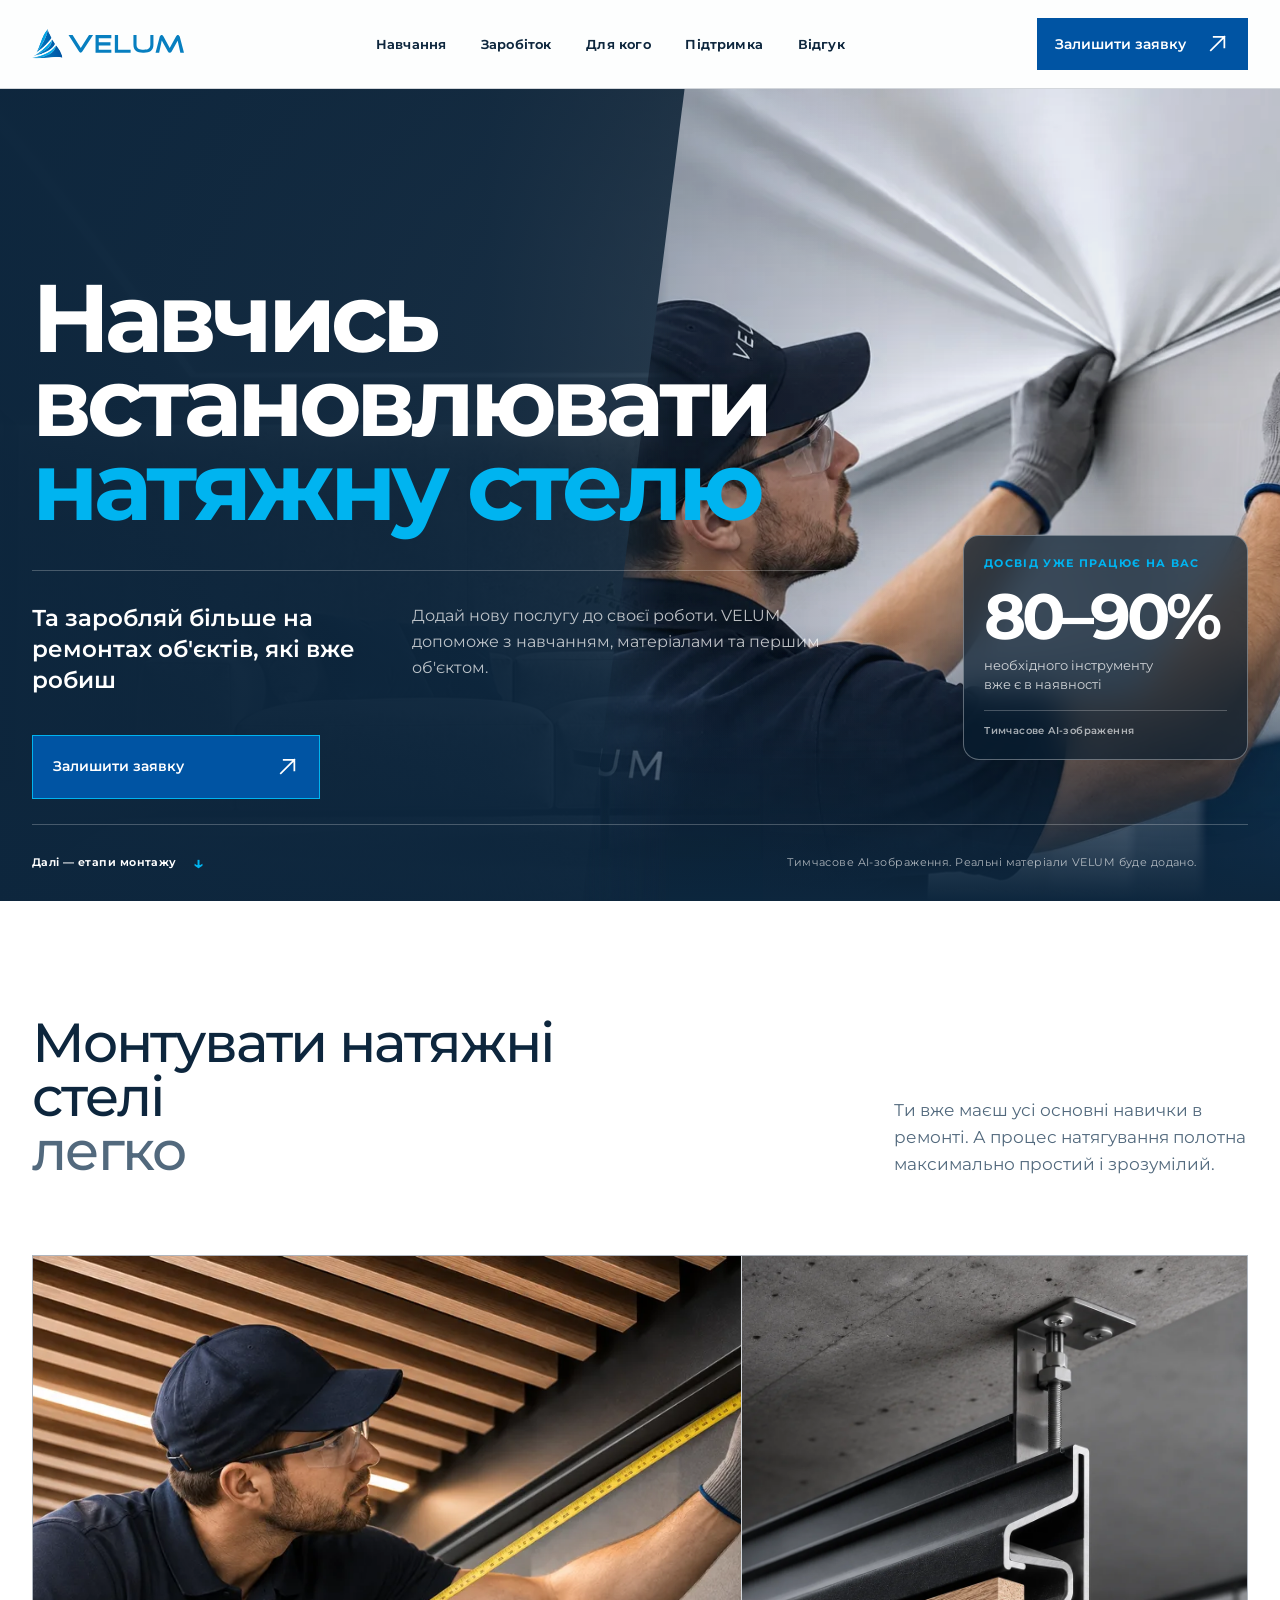
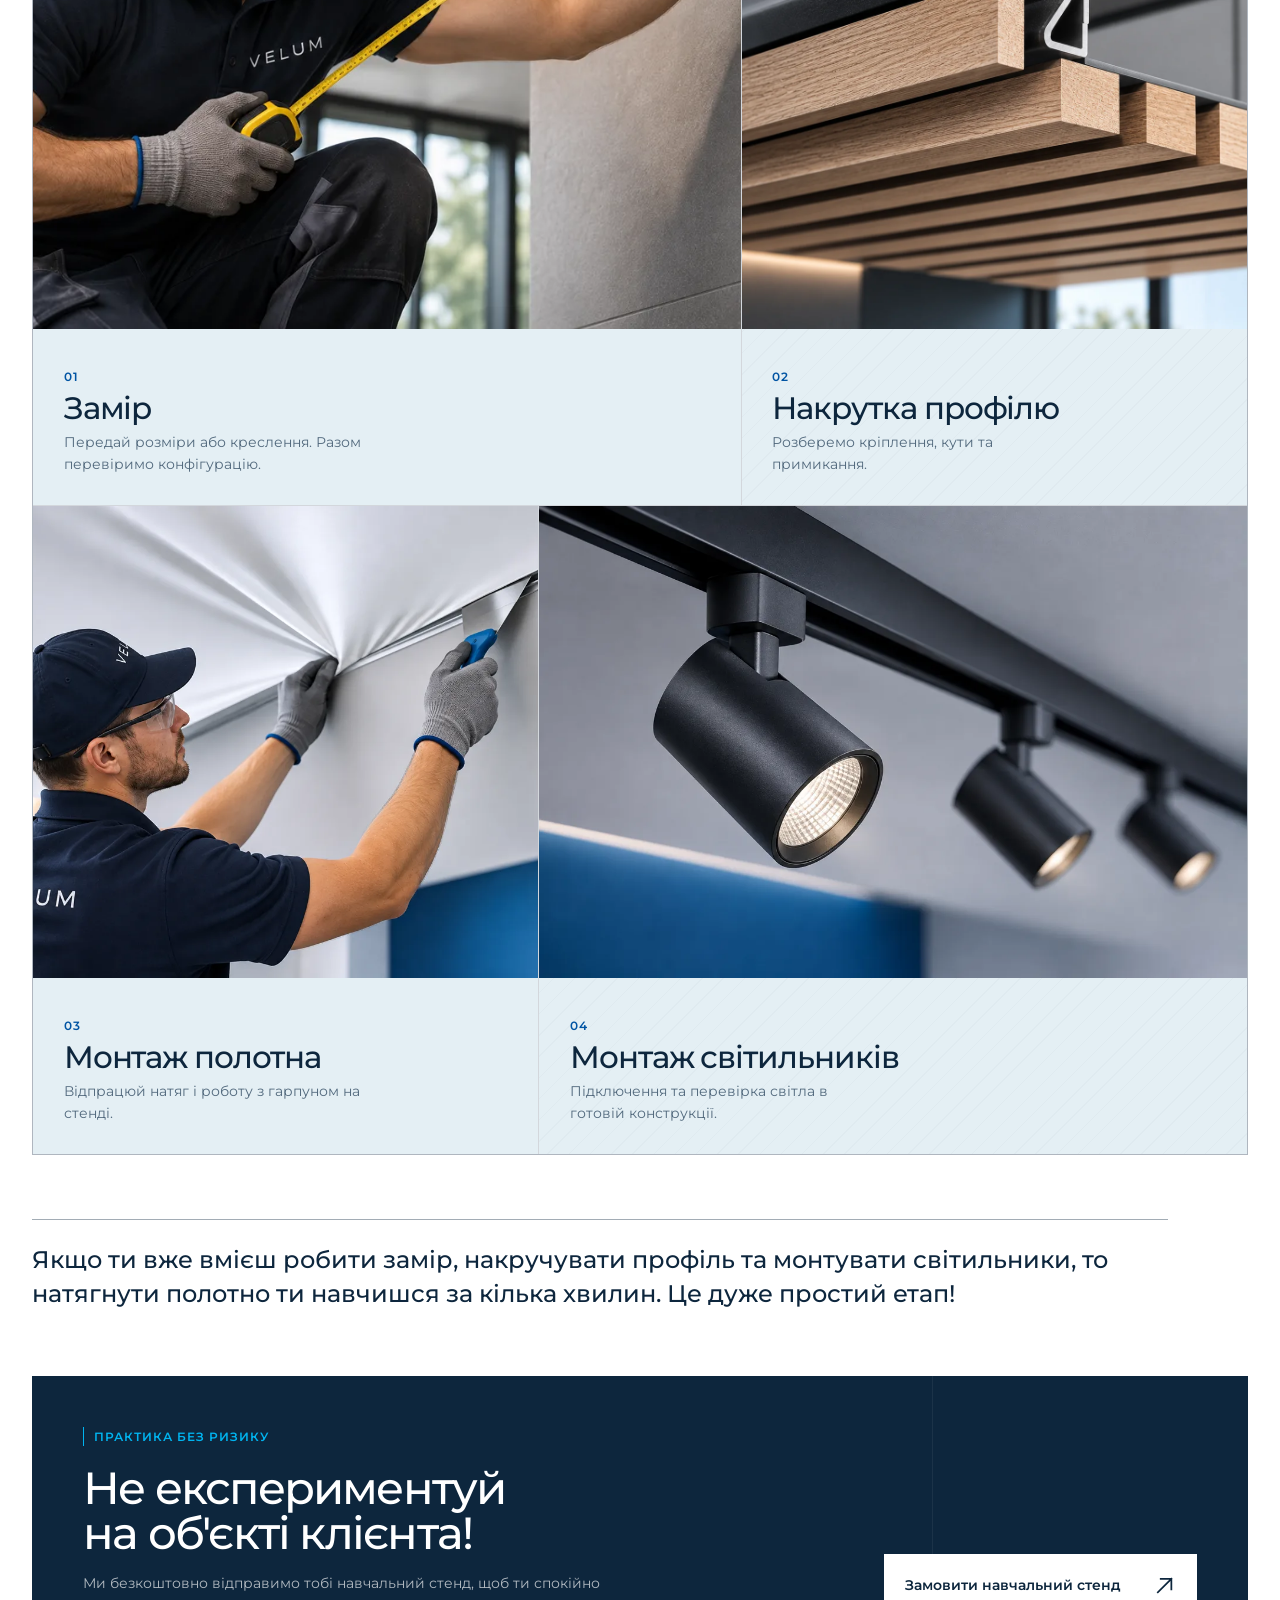
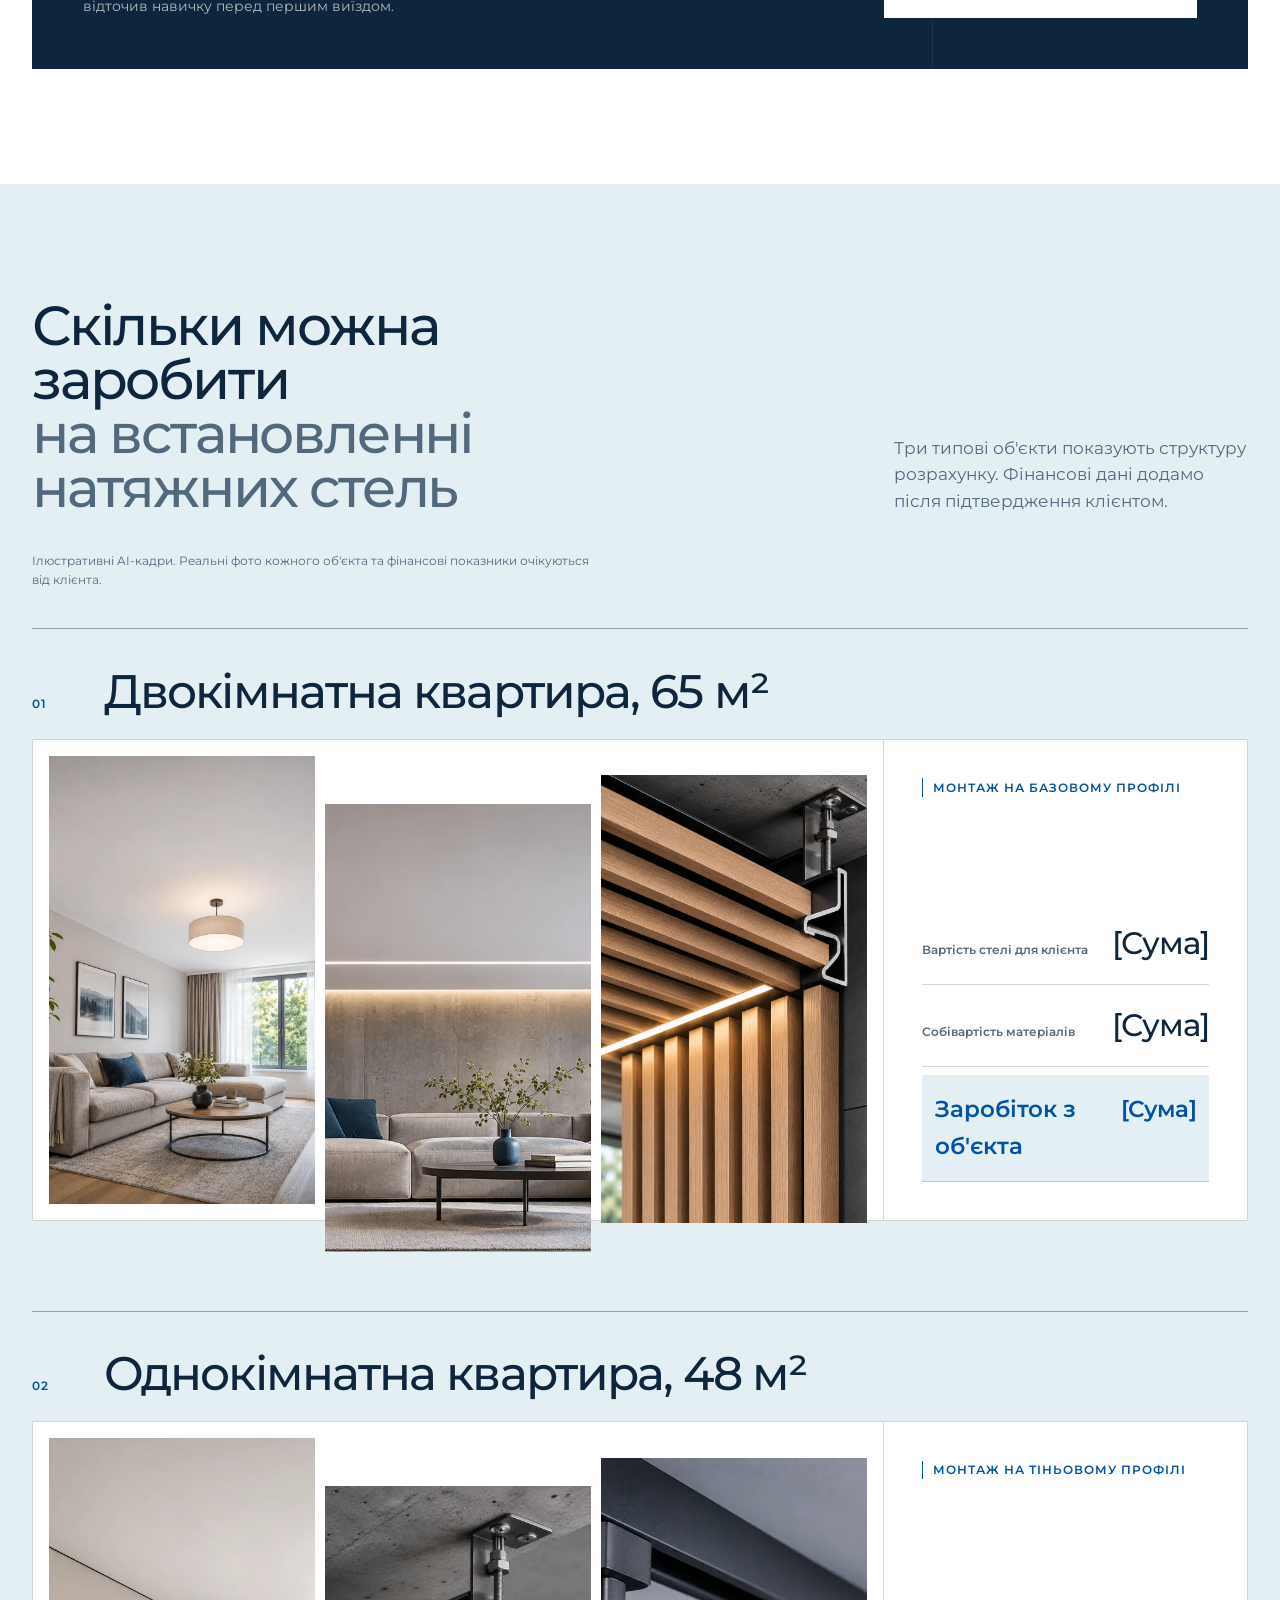
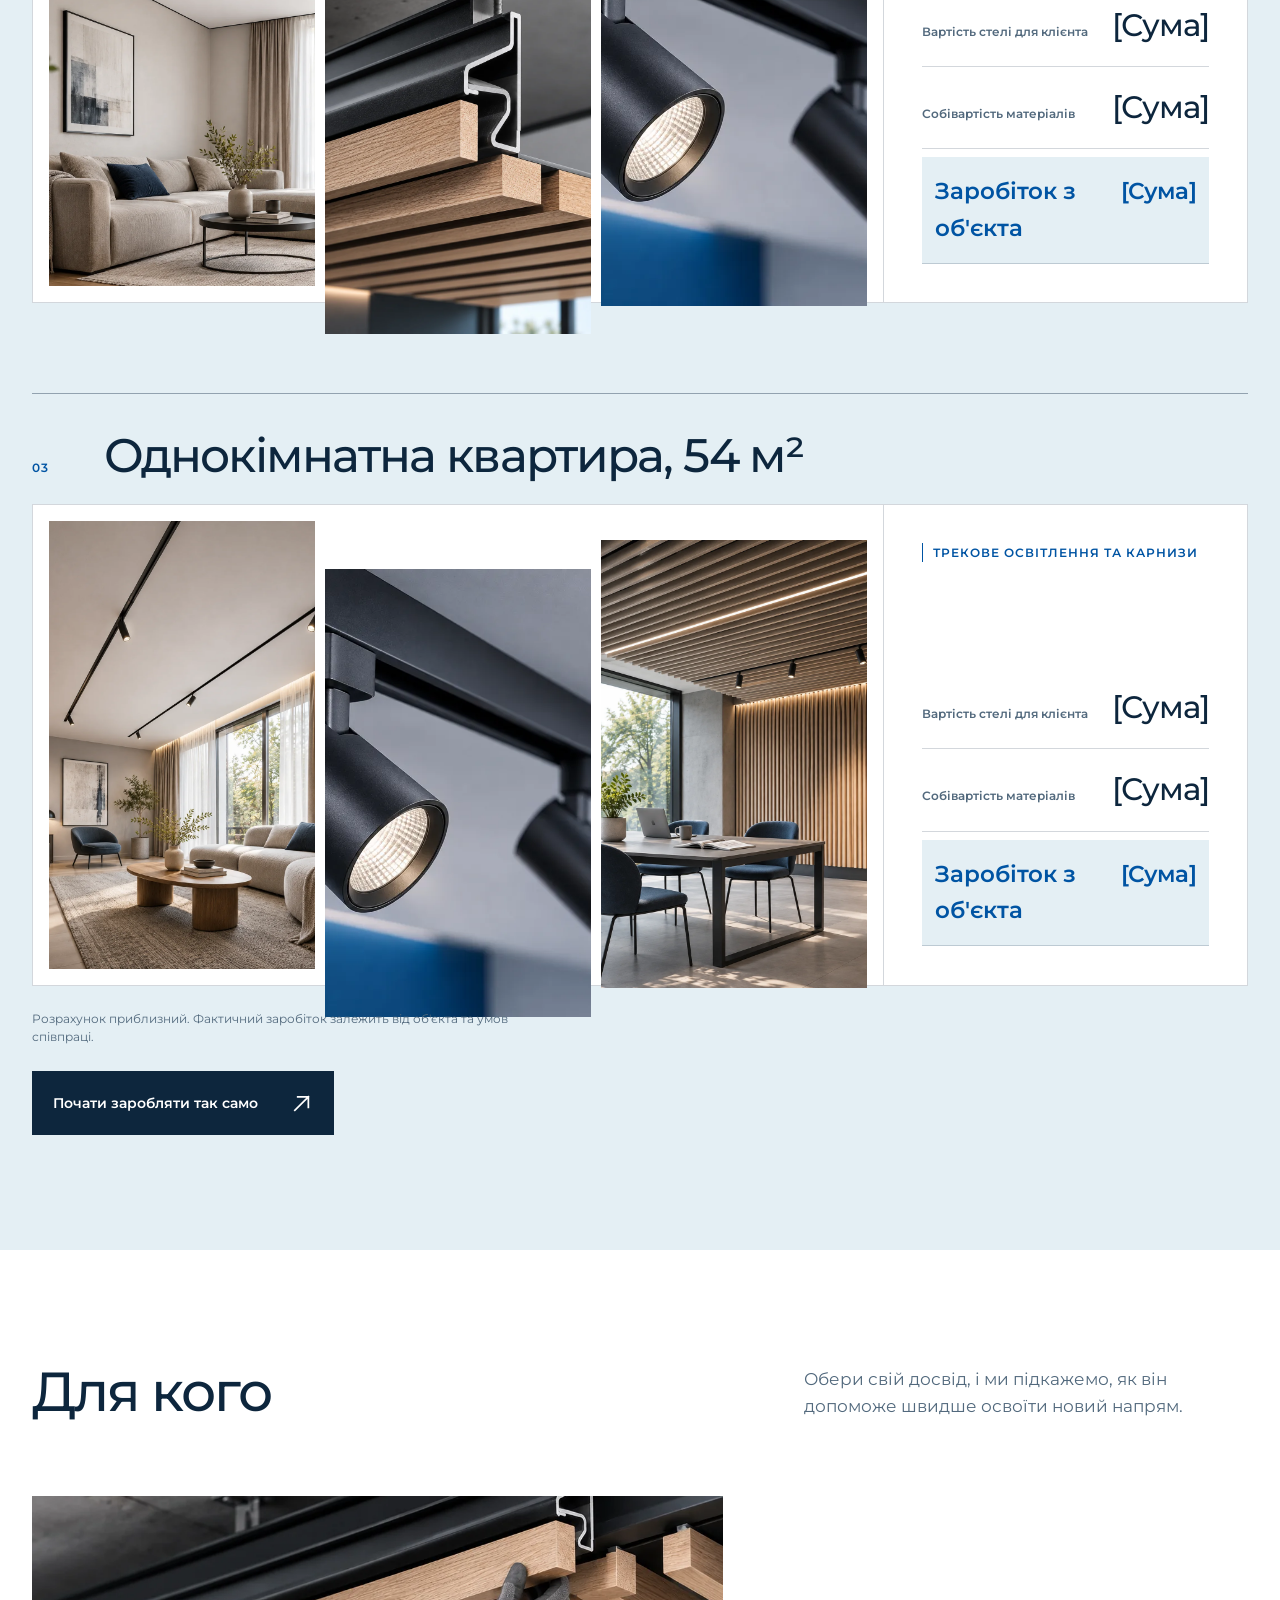
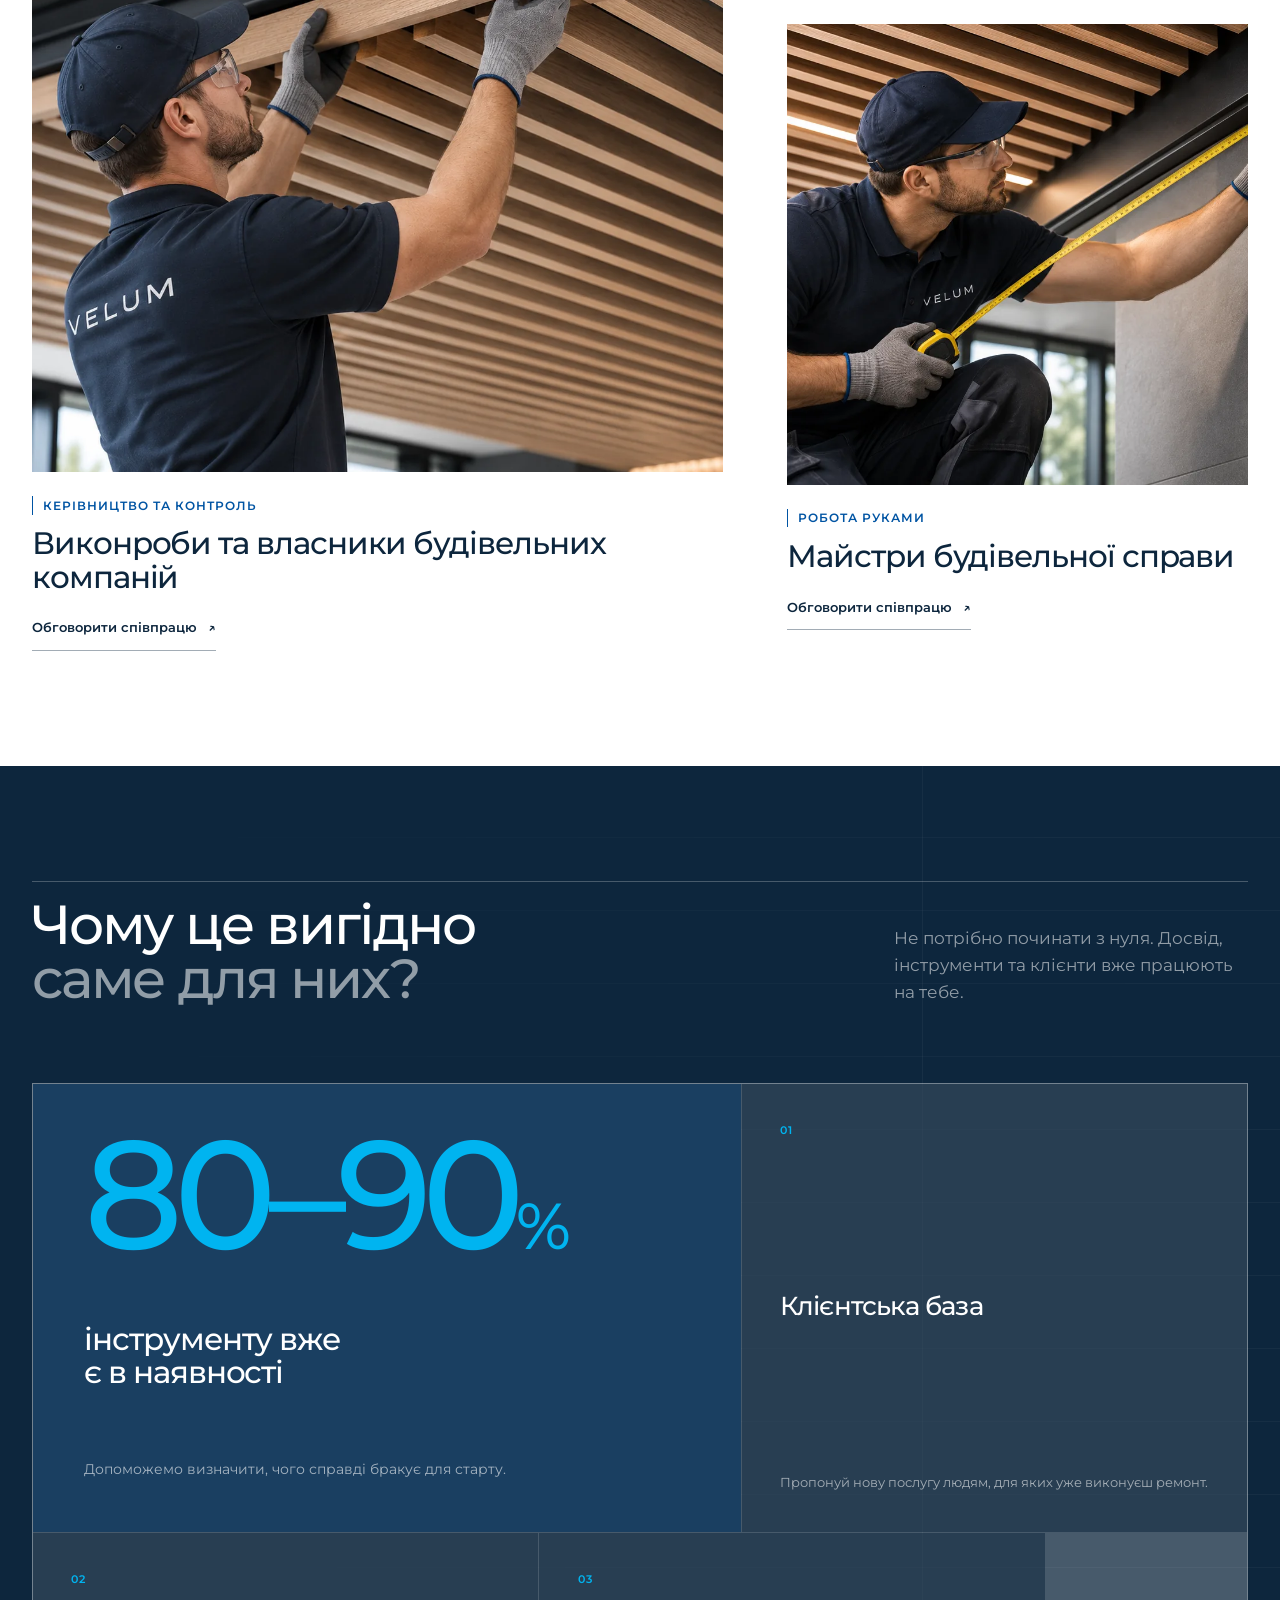
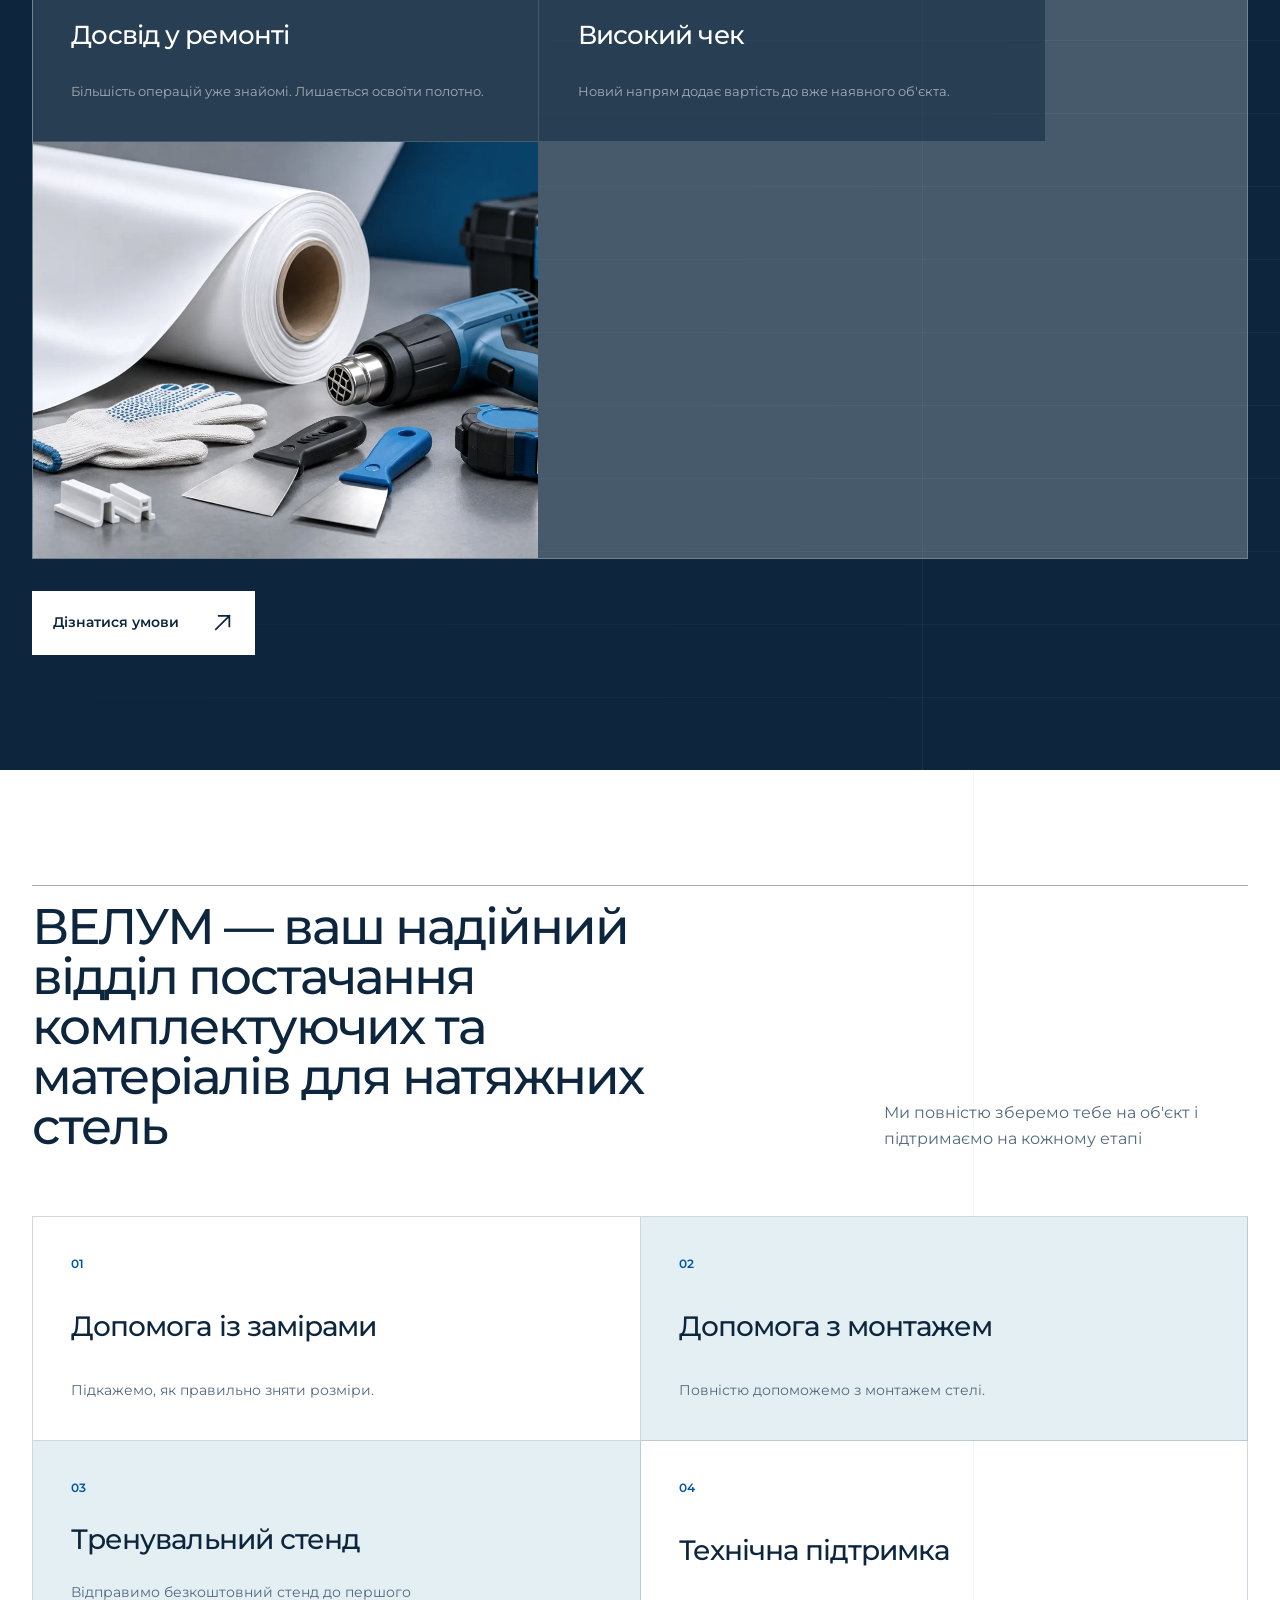
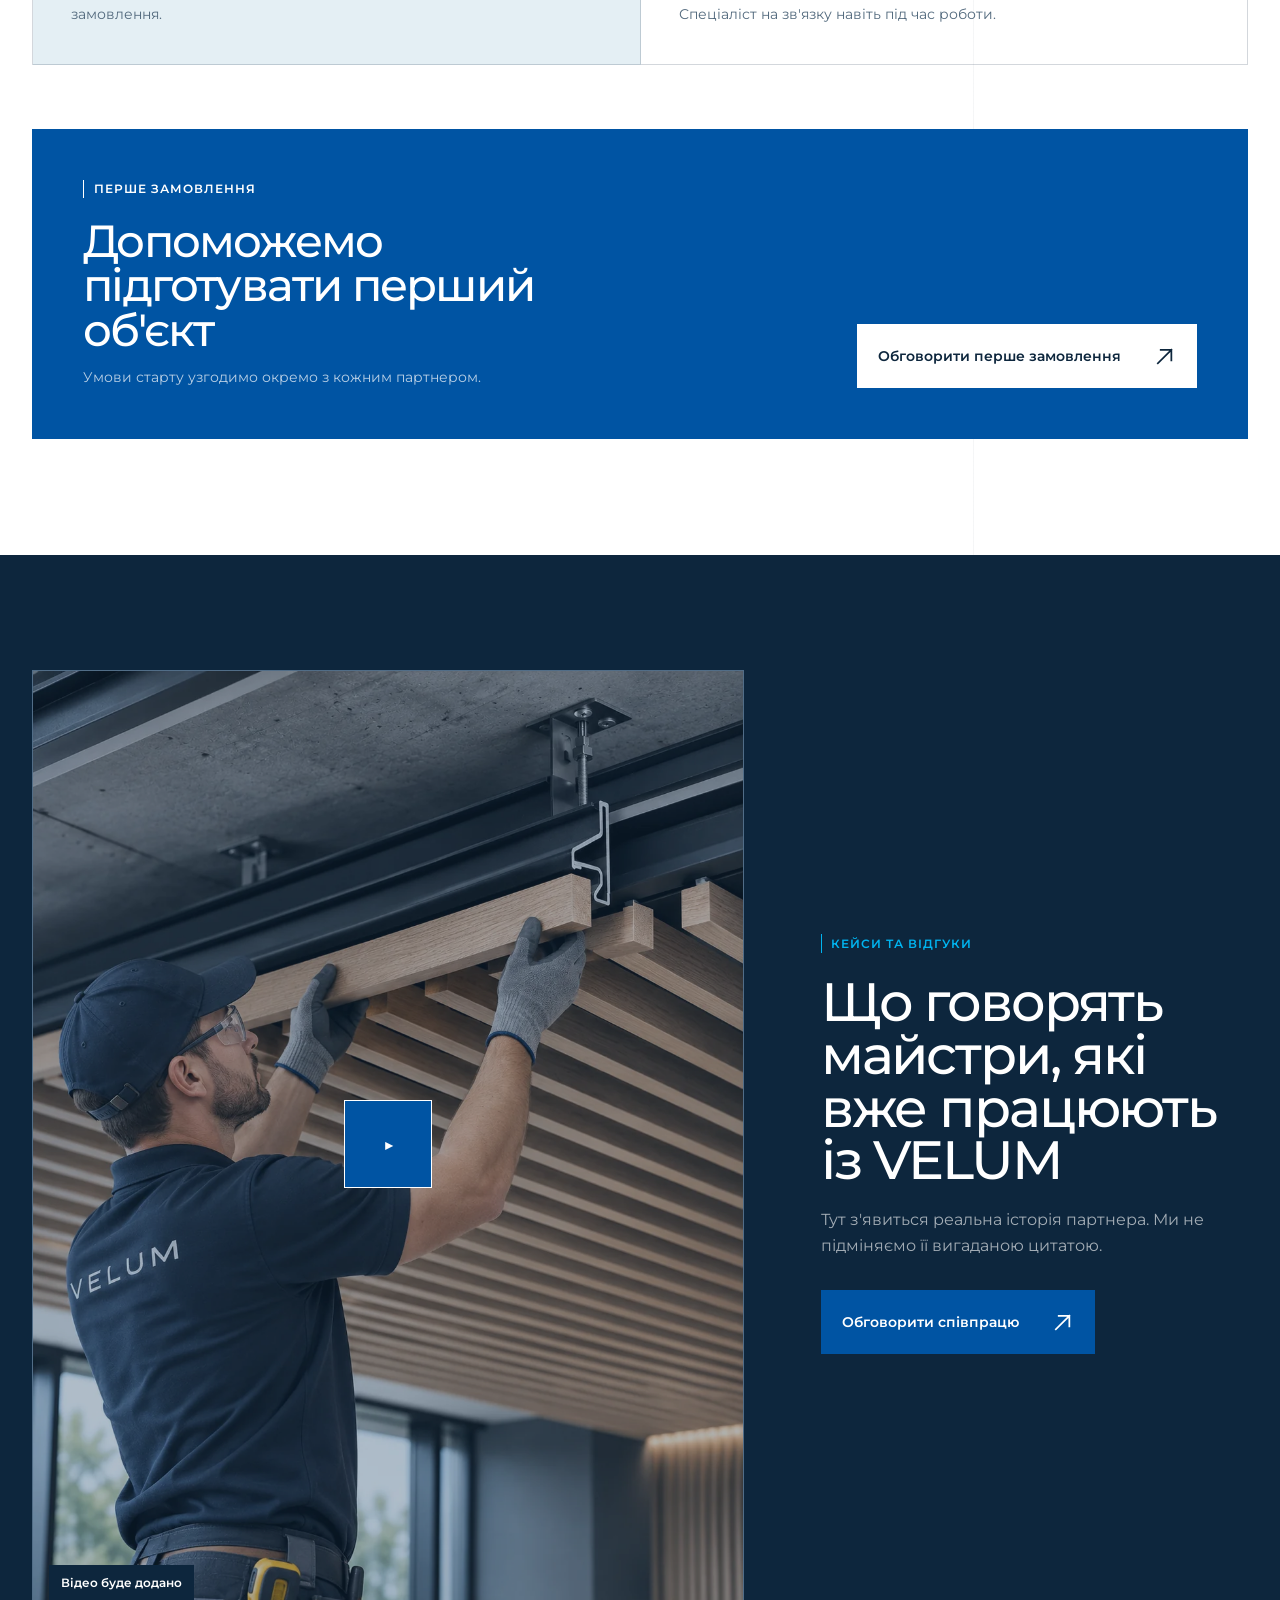
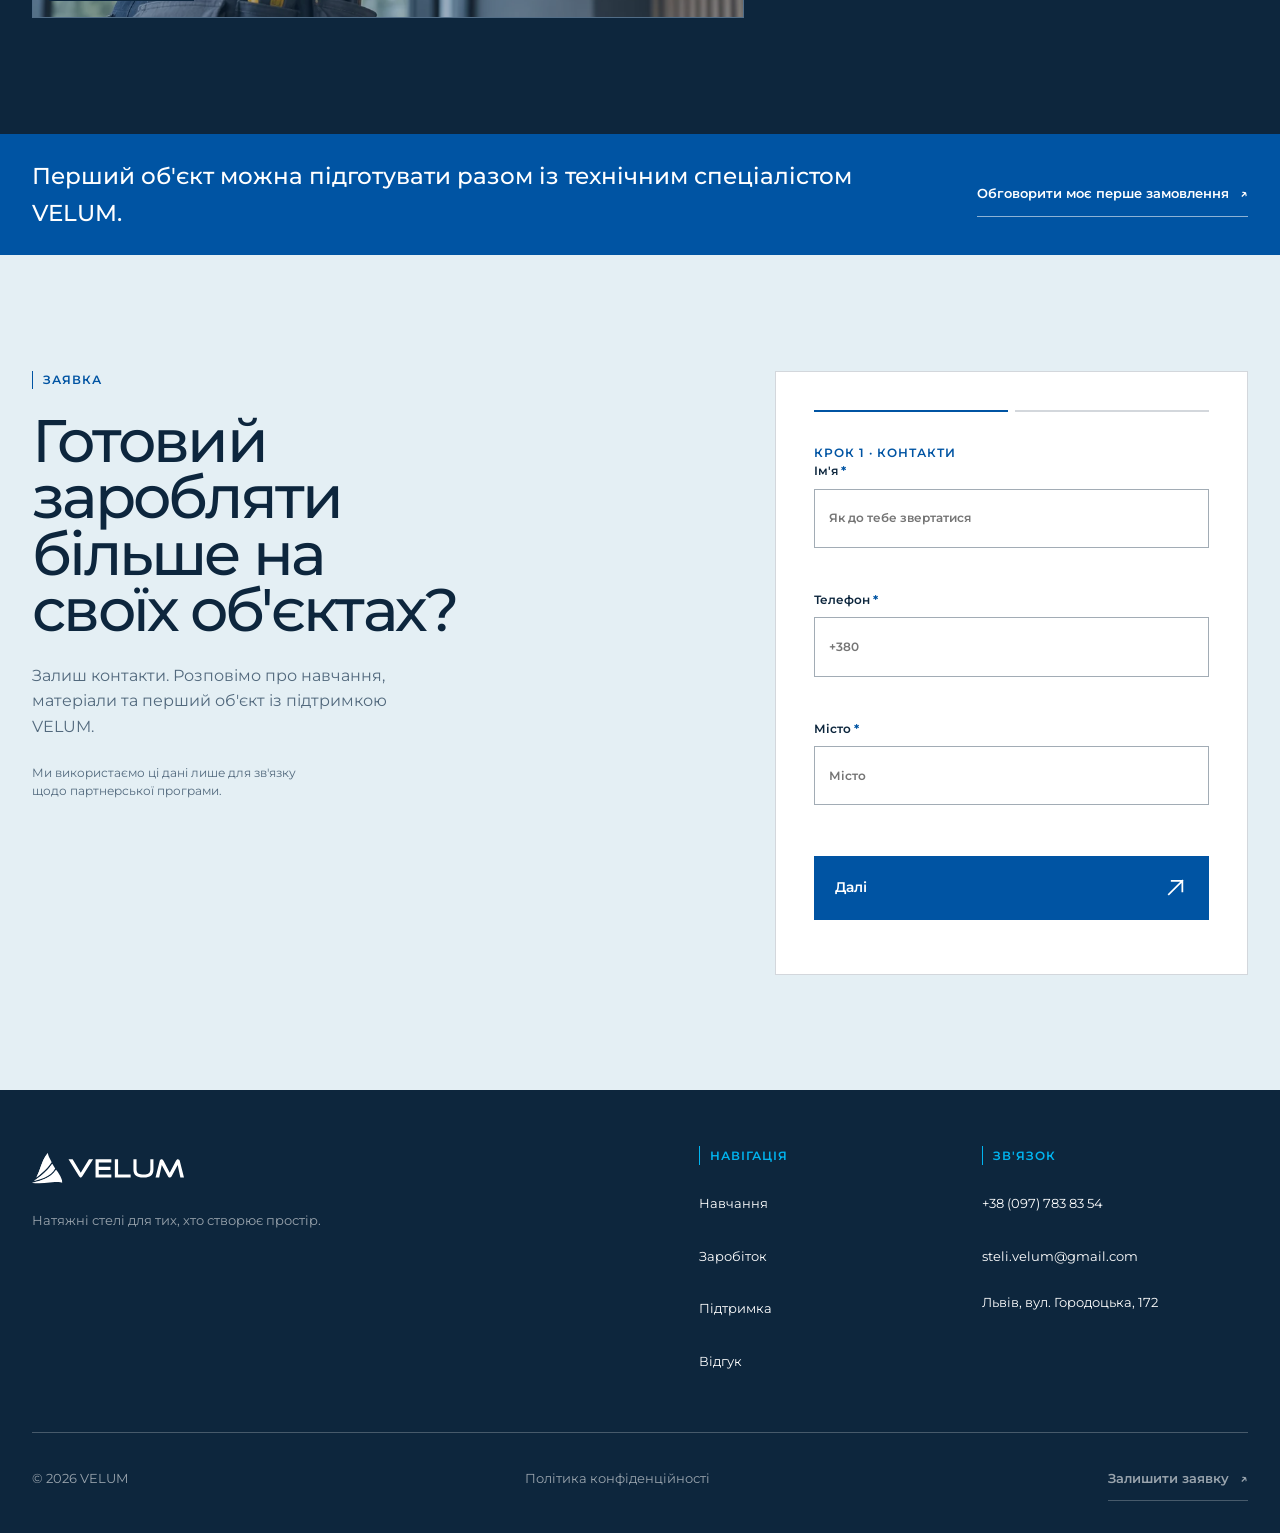
<file: index.html>
<!doctype html>
<html lang="uk">
<head>
  <meta charset="utf-8">
  <meta name="viewport" content="width=device-width, initial-scale=1">
  <meta name="theme-color" content="#0d263d">
  <meta name="description" content="Партнерська програма VELUM для ремонтних фахівців: навчання монтажу натяжних стель, підтримка матеріалами та допомога з першим об'єктом.">
  <meta property="og:title" content="VELUM — навчання монтажу натяжних стель">
  <meta property="og:description" content="Додай монтаж натяжних стель до своїх послуг і заробляй більше на об'єктах, які вже ведеш.">
  <meta property="og:type" content="website">
  <meta property="og:image" content="assets/generated/installer.webp">
  <title>VELUM — навчання монтажу натяжних стель</title>
  <link rel="icon" href="assets/velum-logo.svg" type="image/svg+xml">
  <link rel="preload" href="assets/montserrat.ttf" as="font" type="font/ttf" crossorigin>
  <link rel="preload" href="assets/generated/training-installation.webp" as="image" fetchpriority="high">
  <link rel="stylesheet" href="styles.css?v=32">
  <script src="app.js?v=31" defer></script>
</head>
<body>
  <a class="skip-link" href="#main">Перейти до змісту</a>

  <header class="site-header">
    <div class="site-header__inner">
      <a class="brand" href="#top" aria-label="VELUM — на початок сторінки">
        <img src="assets/velum-logo.svg" alt="" width="240" height="54">
      </a>
      <nav class="desktop-nav" aria-label="Основна навігація">
        <a href="#training">Навчання</a>
        <a href="#earnings">Заробіток</a>
        <a href="#audience">Для кого</a>
        <a href="#support">Підтримка</a>
        <a href="#video">Відгук</a>
      </nav>
      <a class="header-cta" href="#apply" data-source="global_header" data-cta="Залишити заявку">
        <span>Залишити заявку</span>
        <svg viewBox="0 0 24 24" aria-hidden="true"><path d="M5 19 19 5M8 5h11v11"/></svg>
      </a>
      <details class="mobile-menu">
        <summary aria-label="Відкрити меню">
          <span></span><span></span>
        </summary>
        <nav aria-label="Мобільна навігація">
          <a href="#training">Навчання</a>
          <a href="#earnings">Заробіток</a>
          <a href="#audience">Для кого</a>
          <a href="#support">Підтримка</a>
          <a href="#video">Відгук</a>
          <a class="mobile-menu__cta" href="#apply" data-source="mobile_menu" data-cta="Залишити заявку">Залишити заявку</a>
        </nav>
      </details>
    </div>
  </header>

  <main id="main">
    <section class="hero" id="top" aria-labelledby="hero-title">
      <div class="hero__scene">
        <img class="hero__room" src="assets/generated/hero.webp" width="2172" height="724" alt="" aria-hidden="true">
        <div class="hero__shade" aria-hidden="true"></div>
        <div class="hero__subject" aria-hidden="true">
          <img src="assets/generated/training-installation.webp" width="1200" height="800" alt="">
        </div>
        <div class="container hero__layout">
          <div class="hero__copy">
            <h1 id="hero-title">
              <span>Навчись встановлювати</span>
              <span class="text-muted">натяжну стелю</span>
            </h1>
            <div class="hero__intro">
              <p class="hero__subtitle">Та заробляй більше на ремонтах об'єктів, які вже робиш</p>
              <p class="hero__lead">Додай нову послугу до своєї роботи. VELUM допоможе з навчанням, матеріалами та першим об'єктом.</p>
            </div>
            <div class="hero__actions">
              <a class="button" href="#apply" data-source="section_01_hero" data-cta="Залишити заявку">
                <span>Залишити заявку</span>
                <svg viewBox="0 0 24 24" aria-hidden="true"><path d="M5 19 19 5M8 5h11v11"/></svg>
              </a>
            </div>
          </div>

          <aside class="glass-note" aria-label="Перевага для досвідченого майстра">
            <p class="glass-note__label">Досвід уже працює на вас</p>
            <p class="glass-note__metric">80–90%</p>
            <p class="glass-note__copy">необхідного інструменту вже є в наявності</p>
            <p class="glass-note__source">Тимчасове AI-зображення</p>
          </aside>
        </div>

        <div class="container hero__foot">
          <a class="hero__scroll" href="#training">
            <span>Далі — етапи монтажу</span>
            <span aria-hidden="true">↓</span>
          </a>
          <p class="hero__media-note">Тимчасове AI-зображення. Реальні матеріали VELUM буде додано.</p>
        </div>
      </div>
    </section>

    <section class="section training" id="training" aria-labelledby="training-title">
      <div class="container">
        <header class="section-heading">
          <h2 id="training-title">Монтувати натяжні стелі <span class="text-muted">легко</span></h2>
          <p>Ти вже маєш усі основні навички в ремонті. А процес натягування полотна максимально простий і зрозумілий.</p>
        </header>

        <div class="training-grid">
          <article class="training-card training-card--wide">
            <img src="assets/generated/training-measurements.webp" width="1200" height="800" alt="Майстер VELUM вимірює площину рулеткою">
            <div class="training-card__copy">
              <span class="index">01</span>
              <h3>Замір</h3>
              <p>Передай розміри або креслення. Разом перевіримо конфігурацію.</p>
            </div>
          </article>
          <article class="training-card training-card--tall">
            <img src="assets/generated/process-profile.webp" width="1200" height="1600" alt="Профіль і кріплення для монтажу натяжної стелі">
            <div class="training-card__copy">
              <span class="index">02</span>
              <h3>Накрутка профілю</h3>
              <p>Розберемо кріплення, кути та примикання.</p>
            </div>
          </article>
          <article class="training-card training-card--tall">
            <img src="assets/generated/training-installation.webp" width="1200" height="800" alt="Майстер натягує полотно на тренувальному стенді">
            <div class="training-card__copy">
              <span class="index">03</span>
              <h3>Монтаж полотна</h3>
              <p>Відпрацюй натяг і роботу з гарпуном на стенді.</p>
            </div>
          </article>
          <article class="training-card training-card--wide">
            <img src="assets/generated/training-support.webp" width="1200" height="800" alt="Трекові світильники в стельовій конструкції">
            <div class="training-card__copy">
              <span class="index">04</span>
              <h3>Монтаж світильників</h3>
              <p>Підключення та перевірка світла в готовій конструкції.</p>
            </div>
          </article>
        </div>

        <p class="training-note">Якщо ти вже вмієш робити замір, накручувати профіль та монтувати світильники, то натягнути полотно ти навчишся за кілька хвилин. Це дуже простий етап!</p>

        <aside class="stand-callout">
          <div>
            <p class="eyebrow">Практика без ризику</p>
            <h3>Не експериментуй на об'єкті клієнта!</h3>
            <p>Ми безкоштовно відправимо тобі навчальний стенд, щоб ти спокійно відточив навичку перед першим виїздом.</p>
          </div>
          <a class="button button--light" href="#apply" data-source="section_02_training" data-cta="Замовити навчальний стенд">
            <span>Замовити навчальний стенд</span>
            <svg viewBox="0 0 24 24" aria-hidden="true"><path d="M5 19 19 5M8 5h11v11"/></svg>
          </a>
        </aside>
      </div>
    </section>

    <section class="section earnings" id="earnings" aria-labelledby="earnings-title">
      <div class="container">
        <header class="section-heading">
          <h2 id="earnings-title">Скільки можна заробити <span class="text-muted">на встановленні натяжних стель</span></h2>
          <p>Три типові об'єкти показують структуру розрахунку. Фінансові дані додамо після підтвердження клієнтом.</p>
        </header>
        <p class="case-disclaimer">Ілюстративні AI-кадри. Реальні фото кожного об'єкта та фінансові показники очікуються від клієнта.</p>

        <article class="case-study">
          <header>
            <span class="case-study__index">01</span>
            <h3>Двокімнатна квартира, 65 м²</h3>
          </header>
          <div class="case-study__body">
            <div class="case-gallery">
              <img src="assets/generated/example-65.webp" alt="Інтер'єр двокімнатної квартири, ілюстративний кадр 1">
              <img src="assets/generated/hero.webp" alt="Вітальня з натяжною стелею, ілюстративний кадр 2">
              <img src="assets/generated/lighting.webp" alt="Лінійне освітлення біля стелі, ілюстративний кадр 3">
            </div>
            <div class="finance-panel">
              <p class="eyebrow">Монтаж на базовому профілі</p>
              <dl>
                <div><dt>Вартість стелі для клієнта</dt><dd>[Сума]</dd></div>
                <div><dt>Собівартість матеріалів</dt><dd>[Сума]</dd></div>
                <div class="finance-panel__profit"><dt>Заробіток з об'єкта</dt><dd>[Сума]</dd></div>
              </dl>
            </div>
          </div>
        </article>

        <article class="case-study">
          <header>
            <span class="case-study__index">02</span>
            <h3>Однокімнатна квартира, 48 м²</h3>
          </header>
          <div class="case-study__body">
            <div class="case-gallery">
              <img src="assets/generated/example-48.webp" alt="Інтер'єр однокімнатної квартири, ілюстративний кадр 1">
              <img src="assets/generated/process-profile.webp" alt="Тіньовий профіль для натяжної стелі, ілюстративний кадр 2">
              <img src="assets/generated/training-support.webp" alt="Освітлення в натяжній стелі, ілюстративний кадр 3">
            </div>
            <div class="finance-panel">
              <p class="eyebrow">Монтаж на тіньовому профілі</p>
              <dl>
                <div><dt>Вартість стелі для клієнта</dt><dd>[Сума]</dd></div>
                <div><dt>Собівартість матеріалів</dt><dd>[Сума]</dd></div>
                <div class="finance-panel__profit"><dt>Заробіток з об'єкта</dt><dd>[Сума]</dd></div>
              </dl>
            </div>
          </div>
        </article>

        <article class="case-study">
          <header>
            <span class="case-study__index">03</span>
            <h3>Однокімнатна квартира, 54 м²</h3>
          </header>
          <div class="case-study__body">
            <div class="case-gallery">
              <img src="assets/generated/example-54.webp" alt="Інтер'єр квартири, ілюстративний кадр 1">
              <img src="assets/generated/training-support.webp" alt="Трекове освітлення, ілюстративний кадр 2">
              <img src="assets/generated/consultation.webp" alt="Інтер'єр із карнизом, ілюстративний кадр 3">
            </div>
            <div class="finance-panel">
              <p class="eyebrow">Трекове освітлення та карнизи</p>
              <dl>
                <div><dt>Вартість стелі для клієнта</dt><dd>[Сума]</dd></div>
                <div><dt>Собівартість матеріалів</dt><dd>[Сума]</dd></div>
                <div class="finance-panel__profit"><dt>Заробіток з об'єкта</dt><dd>[Сума]</dd></div>
              </dl>
            </div>
          </div>
        </article>

        <p class="fine-print">Розрахунок приблизний. Фактичний заробіток залежить від об'єкта та умов співпраці.</p>
        <a class="button button--dark" href="#apply" data-source="section_03_earnings" data-cta="Почати заробляти так само">
          <span>Почати заробляти так само</span>
          <svg viewBox="0 0 24 24" aria-hidden="true"><path d="M5 19 19 5M8 5h11v11"/></svg>
        </a>
      </div>
    </section>

    <section class="section audience" id="audience" aria-labelledby="audience-title">
      <div class="container">
        <header class="section-heading section-heading--compact">
          <h2 id="audience-title">Для кого</h2>
          <p>Обери свій досвід, і ми підкажемо, як він допоможе швидше освоїти новий напрям.</p>
        </header>
        <div class="audience-grid">
          <article class="audience-card audience-card--foreman">
            <img src="assets/generated/installer.webp" alt="Виконроб на об'єкті перевіряє монтаж">
            <div>
              <p class="eyebrow">Керівництво та контроль</p>
              <h3>Виконроби та власники будівельних компаній</h3>
              <a class="text-link" href="#apply" data-source="section_04_audience" data-cta="Обговорити співпрацю">Обговорити співпрацю <span aria-hidden="true">↗</span></a>
            </div>
          </article>
          <article class="audience-card audience-card--master">
            <img src="assets/generated/training-measurements.webp" alt="Майстер ремонту вимірює приміщення">
            <div>
              <p class="eyebrow">Робота руками</p>
              <h3>Майстри будівельної справи</h3>
              <a class="text-link" href="#apply" data-source="section_04_audience" data-cta="Обговорити співпрацю">Обговорити співпрацю <span aria-hidden="true">↗</span></a>
            </div>
          </article>
        </div>
      </div>
    </section>

    <section class="section benefits" id="benefits" aria-labelledby="benefits-title">
      <div class="container">
        <header class="section-heading section-heading--dark">
          <h2 id="benefits-title">Чому це вигідно <span class="text-muted">саме для них?</span></h2>
          <p>Не потрібно починати з нуля. Досвід, інструменти та клієнти вже працюють на тебе.</p>
        </header>
        <div class="benefit-grid">
          <article class="benefit-stat">
            <span class="benefit-stat__number">80–90<span>%</span></span>
            <h3>інструменту вже є в наявності</h3>
            <p>Допоможемо визначити, чого справді бракує для старту.</p>
          </article>
          <article class="benefit-item">
            <span>01</span>
            <h3>Клієнтська база</h3>
            <p>Пропонуй нову послугу людям, для яких уже виконуєш ремонт.</p>
          </article>
          <article class="benefit-item">
            <span>02</span>
            <h3>Досвід у ремонті</h3>
            <p>Більшість операцій уже знайомі. Лишається освоїти полотно.</p>
          </article>
          <article class="benefit-item">
            <span>03</span>
            <h3>Високий чек</h3>
            <p>Новий напрям додає вартість до вже наявного об'єкта.</p>
          </article>
          <figure class="benefit-media">
            <img src="assets/generated/training-practice.webp" alt="Полотно та інструменти для монтажу натяжних стель">
          </figure>
        </div>
        <a class="button button--light" href="#apply" data-source="section_05_benefits" data-cta="Дізнатися умови">
          <span>Дізнатися умови</span>
          <svg viewBox="0 0 24 24" aria-hidden="true"><path d="M5 19 19 5M8 5h11v11"/></svg>
        </a>
      </div>
    </section>

    <section class="section support" id="support" aria-labelledby="support-title">
      <div class="container">
        <header class="support-heading">
          <h2 id="support-title">ВЕЛУМ — ваш надійний відділ постачання комплектуючих та матеріалів для натяжних стель</h2>
          <p>Ми повністю зберемо тебе на об'єкт і підтримаємо на кожному етапі</p>
        </header>
        <div class="support-grid">
          <article><span>01</span><h3>Допомога із замірами</h3><p>Підкажемо, як правильно зняти розміри.</p></article>
          <article><span>02</span><h3>Допомога з монтажем</h3><p>Повністю допоможемо з монтажем стелі.</p></article>
          <article><span>03</span><h3>Тренувальний стенд</h3><p>Відправимо безкоштовний стенд до першого замовлення.</p></article>
          <article><span>04</span><h3>Технічна підтримка</h3><p>Спеціаліст на зв'язку навіть під час роботи.</p></article>
        </div>
        <aside class="first-order">
          <div>
            <p class="eyebrow">Перше замовлення</p>
            <h3>Допоможемо підготувати перший об'єкт</h3>
            <p>Умови старту узгодимо окремо з кожним партнером.</p>
          </div>
          <a class="button button--light" href="#apply" data-source="section_06_support" data-cta="Обговорити перше замовлення">
            <span>Обговорити перше замовлення</span>
            <svg viewBox="0 0 24 24" aria-hidden="true"><path d="M5 19 19 5M8 5h11v11"/></svg>
          </a>
        </aside>
      </div>
    </section>

    <section class="section video-section" id="video" aria-labelledby="video-title">
      <div class="container video-grid">
        <button class="video-preview" type="button" data-video-placeholder aria-describedby="video-status" aria-label="Відеовідгук, матеріал ще не додано">
          <img src="assets/generated/installer.webp" alt="Майстер VELUM для майбутнього відеовідгуку">
          <span class="video-preview__play" aria-hidden="true">▶</span>
          <span class="video-preview__label">Відео буде додано</span>
        </button>
        <div class="video-copy">
          <p class="eyebrow">Кейси та відгуки</p>
          <h2 id="video-title">Що говорять майстри, які вже працюють із VELUM</h2>
          <p>Тут з'явиться реальна історія партнера. Ми не підміняємо її вигаданою цитатою.</p>
          <p class="video-status" id="video-status" role="status" aria-live="polite"></p>
          <a class="button" href="#apply" data-source="section_07_video" data-cta="Обговорити співпрацю">
            <span>Обговорити співпрацю</span>
            <svg viewBox="0 0 24 24" aria-hidden="true"><path d="M5 19 19 5M8 5h11v11"/></svg>
          </a>
        </div>
      </div>
    </section>

    <aside class="conversion-strip">
      <div class="container">
        <p>Перший об'єкт можна підготувати разом із технічним спеціалістом VELUM.</p>
        <a class="text-link" href="#apply" data-source="section_08_first_order" data-cta="Обговорити моє перше замовлення">Обговорити моє перше замовлення <span aria-hidden="true">↗</span></a>
      </div>
    </aside>

    <section class="application" id="apply" aria-labelledby="apply-title">
      <div class="container application-grid">
        <div class="application-copy">
          <p class="eyebrow">Заявка</p>
          <h2 id="apply-title">Готовий заробляти більше на своїх об'єктах?</h2>
          <p>Залиш контакти. Розповімо про навчання, матеріали та перший об'єкт із підтримкою VELUM.</p>
          <p class="fine-print">Ми використаємо ці дані лише для зв'язку щодо партнерської програми.</p>
        </div>
        <form class="lead-form" id="lead-form" novalidate>
          <progress class="sr-only" id="form-progress" max="2" value="1" aria-label="Прогрес заявки">1 з 2</progress>
          <div class="form-progress" aria-hidden="true"><span class="is-active"></span><span></span></div>

          <fieldset class="form-step" data-form-step="0">
            <legend class="form-step__title">Крок 1 · Контакти</legend>
            <label class="field" for="lead-name">
              <span>Ім'я <b aria-hidden="true">*</b></span>
              <input id="lead-name" name="name" type="text" autocomplete="name" placeholder="Як до тебе звертатися" required aria-describedby="lead-name-error">
              <small class="field-error" id="lead-name-error" aria-live="polite"></small>
            </label>
            <label class="field" for="lead-phone">
              <span>Телефон <b aria-hidden="true">*</b></span>
              <input id="lead-phone" name="phone" type="tel" inputmode="tel" autocomplete="tel" placeholder="+380" required aria-describedby="lead-phone-error">
              <small class="field-error" id="lead-phone-error" aria-live="polite"></small>
            </label>
            <label class="field" for="lead-city">
              <span>Місто <b aria-hidden="true">*</b></span>
              <input id="lead-city" name="city" type="text" autocomplete="address-level2" placeholder="Місто" required aria-describedby="lead-city-error">
              <small class="field-error" id="lead-city-error" aria-live="polite"></small>
            </label>
            <button class="button quiz-next" type="button">
              <span>Далі</span>
              <svg viewBox="0 0 24 24" aria-hidden="true"><path d="M5 19 19 5M8 5h11v11"/></svg>
            </button>
          </fieldset>

          <fieldset class="form-step" data-form-step="1" hidden>
            <legend class="form-step__title">Крок 2 · Досвід</legend>
            <label class="field" for="lead-experience">
              <span>Досвід у ремонті <b aria-hidden="true">*</b></span>
              <select id="lead-experience" name="experience" required aria-describedby="lead-experience-error">
                <option value="">Обери варіант</option>
                <option>Менше 3 років</option>
                <option>3–7 років</option>
                <option>Понад 7 років</option>
              </select>
              <small class="field-error" id="lead-experience-error" aria-live="polite"></small>
            </label>
            <fieldset class="choice-group" aria-describedby="lead-projects-error">
              <legend>Чи маєш активні об'єкти? <b aria-hidden="true">*</b></legend>
              <label class="choice"><input type="radio" name="activeProjects" value="Так, зараз працюю на об'єктах" required> <span>Так, зараз працюю</span></label>
              <label class="choice"><input type="radio" name="activeProjects" value="Нові об'єкти плануються найближчим часом"> <span>Об'єкти плануються</span></label>
              <label class="choice"><input type="radio" name="activeProjects" value="Маю постійних клієнтів без активного об'єкта"> <span>Маю постійних клієнтів</span></label>
              <small class="field-error" id="lead-projects-error" aria-live="polite"></small>
            </fieldset>
            <label class="consent">
              <input type="checkbox" name="consent" required aria-describedby="lead-consent-error">
              <span>Погоджуюся з <a href="privacy.html">політикою конфіденційності</a></span>
            </label>
            <small class="field-error" id="lead-consent-error" aria-live="polite"></small>
            <div class="quiz-actions">
              <button class="button button--ghost quiz-back" type="button"><span>Назад</span></button>
              <button class="button" type="submit"><span>Надіслати заявку</span></button>
            </div>
          </fieldset>

          <div class="form-status" id="form-status" role="status" aria-live="polite"></div>
          <input type="hidden" name="section_id" value="direct">
          <input type="hidden" name="section_name" value="Прямий перехід">
          <input type="hidden" name="cta_name" value="direct">
        </form>
      </div>
    </section>
  </main>

  <footer class="site-footer">
    <div class="container">
      <div class="footer-main">
        <div class="footer-brand">
          <a class="brand" href="#top" aria-label="VELUM — нагору">
            <img src="assets/velum-logo.svg" alt="" width="240" height="54">
          </a>
          <p>Натяжні стелі для тих, хто створює простір.</p>
        </div>
        <div class="footer-links">
          <p class="eyebrow">Навігація</p>
          <a href="#training">Навчання</a>
          <a href="#earnings">Заробіток</a>
          <a href="#support">Підтримка</a>
          <a href="#video">Відгук</a>
        </div>
        <div class="footer-links">
          <p class="eyebrow">Зв'язок</p>
          <a href="tel:+380977838354">+38 (097) 783 83 54</a>
          <a href="mailto:steli.velum@gmail.com">steli.velum@gmail.com</a>
          <span>Львів, вул. Городоцька, 172</span>
        </div>
      </div>
      <div class="footer-bottom">
        <span>© <span id="year">2026</span> VELUM</span>
        <a href="privacy.html">Політика конфіденційності</a>
        <a class="text-link" href="#apply" data-source="footer" data-cta="Залишити заявку">Залишити заявку <span aria-hidden="true">↗</span></a>
      </div>
    </div>
  </footer>
</body>
</html>
</file>
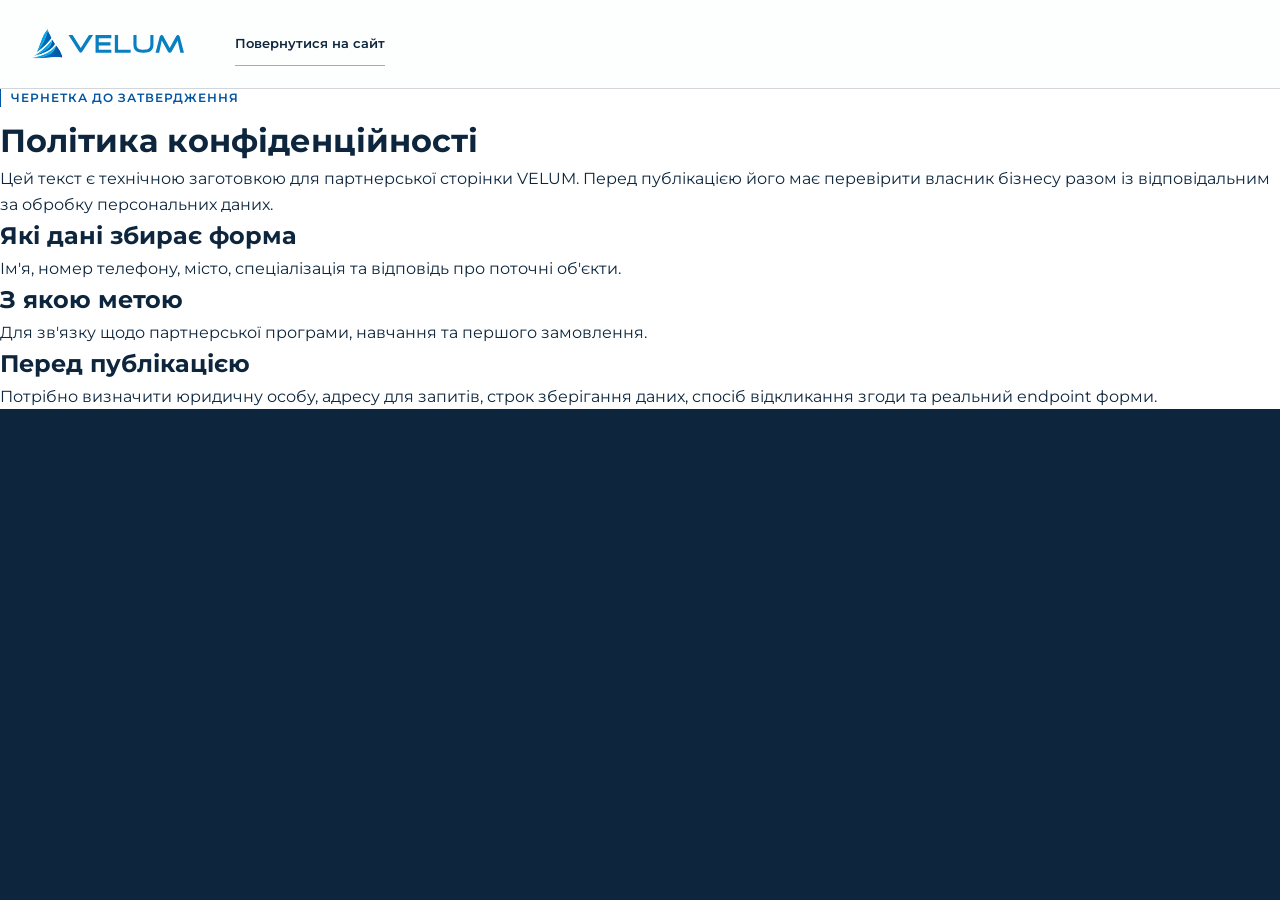
<file: privacy.html>
<!DOCTYPE html>
<html lang="uk">
<head>
  <meta charset="utf-8">
  <meta name="viewport" content="width=device-width, initial-scale=1">
  <title>Політика конфіденційності — VELUM</title>
  <link rel="icon" href="assets/velum-logo.svg" type="image/svg+xml">
  <script>document.documentElement.classList.add('js');</script>
  <link rel="stylesheet" href="styles.css?v=19">
</head>
<body class="legal-page">
  <header class="site-header">
    <div class="site-header__inner">
      <a class="brand" href="index.html" aria-label="VELUM — на головну">
        <img src="assets/velum-logo.svg" width="173" height="35" alt="VELUM">
      </a>
      <a class="text-link" href="index.html">Повернутися на сайт</a>
    </div>
  </header>
  <main class="legal-content">
    <p class="eyebrow">Чернетка до затвердження</p>
    <h1>Політика конфіденційності</h1>
    <p>Цей текст є технічною заготовкою для партнерської сторінки VELUM. Перед публікацією його має перевірити власник бізнесу разом із відповідальним за обробку персональних даних.</p>
    <h2>Які дані збирає форма</h2>
    <p>Ім'я, номер телефону, місто, спеціалізація та відповідь про поточні об'єкти.</p>
    <h2>З якою метою</h2>
    <p>Для зв'язку щодо партнерської програми, навчання та першого замовлення.</p>
    <h2>Перед публікацією</h2>
    <p>Потрібно визначити юридичну особу, адресу для запитів, строк зберігання даних, спосіб відкликання згоди та реальний endpoint форми.</p>
  </main>
</body>
</html>
</file>
<file: styles.css>
@font-face {
  font-family: "Montserrat";
  src: url("assets/montserrat.ttf") format("truetype");
  font-style: normal;
  font-weight: 200 900;
  font-display: swap;
}

:root {
  --velum-ink: #0d263d;
  --velum-navy: #1a3f61;
  --velum-action: #0054a3;
  --velum-sky: #077fc0;
  --velum-azure: #0b8dcd;
  --velum-cyan: #00b4f0;
  --velum-mist: #e4eff4;
  --velum-paper: #ffffff;
  --velum-muted: #52697d;
  --velum-line: rgba(13, 38, 61, 0.18);
  --velum-line-strong: rgba(13, 38, 61, 0.38);
  --velum-line-light: rgba(255, 255, 255, 0.24);
  --velum-glass: rgba(8, 28, 46, 0.72);
  --velum-danger: #b42318;
  --velum-success: #1e7a57;

  --deep: var(--velum-ink);
  --navy: var(--velum-navy);
  --action: var(--velum-action);
  --blue: var(--velum-sky);
  --cyan: var(--velum-cyan);
  --pale: var(--velum-mist);
  --paper: var(--velum-paper);
  --muted: var(--velum-muted);
  --line: var(--velum-line);
  --line-strong: var(--velum-line-strong);
  --line-light: var(--velum-line-light);
  --gutter: clamp(1.25rem, 2.5vw, 2.5rem);
  --grid-gap: clamp(1.25rem, 2vw, 2rem);
  --max: 1600px;
  --section: clamp(4.5rem, 9vw, 10rem);
  --ease: cubic-bezier(0.16, 1, 0.3, 1);
  --ease-control: cubic-bezier(0.2, 0, 0, 1);
}

*,
*::before,
*::after {
  box-sizing: border-box;
}

html {
  scroll-behavior: smooth;
  scroll-padding-top: 5.5rem;
  background: var(--deep);
}

body {
  margin: 0;
  overflow-x: clip;
  background: var(--paper);
  color: var(--deep);
  font-family: "Montserrat", sans-serif;
  font-size: 1rem;
  line-height: 1.6;
  -webkit-font-smoothing: antialiased;
}

img {
  display: block;
  width: 100%;
  max-width: 100%;
}

a {
  color: inherit;
  text-decoration: none;
}

button,
input {
  color: inherit;
  font: inherit;
}

button {
  cursor: pointer;
}

h1,
h2,
h3,
p,
figure,
dl,
dd {
  margin: 0;
}

:focus-visible {
  outline: 3px solid var(--velum-action);
  outline-offset: 4px;
  box-shadow: 0 0 0 2px var(--paper);
}

.hero :focus-visible {
  outline-color: var(--velum-cyan);
  box-shadow: 0 0 0 2px var(--velum-ink);
}

.skip-link {
  position: fixed;
  z-index: 100;
  top: 0.75rem;
  left: 0.75rem;
  padding: 0.8rem 1rem;
  transform: translateY(-180%);
  background: var(--deep);
  color: var(--paper);
}

.skip-link:focus {
  transform: translateY(0);
}

.sr-only {
  position: absolute;
  width: 1px;
  height: 1px;
  padding: 0;
  overflow: hidden;
  clip: rect(0, 0, 0, 0);
  white-space: nowrap;
  border: 0;
}

[hidden] {
  display: none !important;
}

.container {
  width: min(var(--max), calc(100% - (var(--gutter) * 2)));
  margin-inline: auto;
}

.site-header {
  position: sticky;
  z-index: 20;
  top: 0;
  min-height: 5.5rem;
  border-bottom: 1px solid var(--line);
  background: color-mix(in srgb, var(--paper) 94%, var(--pale));
  backdrop-filter: blur(16px);
}

.site-header__inner {
  display: grid;
  width: min(var(--max), calc(100% - (var(--gutter) * 2)));
  min-height: 5.5rem;
  margin-inline: auto;
  grid-template-columns: auto 1fr auto;
  align-items: center;
  gap: clamp(1.5rem, 4vw, 4rem);
}

.brand {
  display: inline-flex;
  width: 9.5rem;
  min-height: 2.75rem;
  align-items: center;
}

.brand img {
  height: auto;
}

.desktop-nav {
  display: flex;
  justify-content: center;
  gap: clamp(1.2rem, 2.7vw, 2.8rem);
  font-size: 0.8125rem;
  font-weight: 650;
  letter-spacing: 0.015em;
}

.desktop-nav a {
  position: relative;
  min-height: 2.75rem;
  display: inline-flex;
  align-items: center;
}

.desktop-nav a::after {
  position: absolute;
  right: 100%;
  bottom: 0.6rem;
  left: 0;
  height: 1px;
  background: var(--action);
  content: "";
  transition: right 200ms var(--ease);
}

.desktop-nav a:hover::after,
.desktop-nav a:focus-visible::after {
  right: 0;
}

.header-cta,
.button {
  display: inline-flex;
  min-height: 4rem;
  align-items: center;
  justify-content: space-between;
  gap: 2rem;
  padding: 1rem 1.25rem;
  border: 1px solid var(--action);
  border-radius: 0;
  background: var(--action);
  color: var(--paper);
  font-size: 0.875rem;
  font-weight: 600;
  line-height: 1.35;
  transition: background-color 200ms ease, border-color 200ms ease;
}

.header-cta {
  min-height: 3.25rem;
  padding: 0.8rem 1.1rem;
  gap: 1.25rem;
}

.header-cta:hover,
.button:hover {
  border-color: var(--deep);
  background: var(--deep);
}

.header-cta svg,
.button svg {
  width: 1.45rem;
  height: 1.45rem;
  flex: none;
  fill: none;
  stroke: currentColor;
  stroke-linecap: square;
  stroke-width: 1.8;
}

.mobile-menu {
  display: none;
}

.hero {
  position: relative;
  overflow: clip;
  background: var(--velum-ink);
  color: var(--velum-paper);
}

.hero__scene {
  position: relative;
  min-height: clamp(44rem, calc(100svh - 5.5rem), 56rem);
  overflow: clip;
  isolation: isolate;
}

.hero__room,
.hero__shade,
.hero__subject {
  position: absolute;
  inset: 0;
}

.hero__room {
  width: 100%;
  height: 100%;
  object-fit: cover;
  object-position: center 48%;
  opacity: 0.78;
  filter: saturate(0.62) brightness(0.72) contrast(1.06);
  transform: scale(1.015);
}

.hero__shade {
  z-index: 1;
  background:
    linear-gradient(90deg, rgba(13, 38, 61, 0.98) 0%, rgba(13, 38, 61, 0.88) 38%, rgba(13, 38, 61, 0.42) 72%, rgba(13, 38, 61, 0.34) 100%),
    linear-gradient(0deg, rgba(13, 38, 61, 0.9) 0%, rgba(13, 38, 61, 0.08) 48%, rgba(13, 38, 61, 0.34) 100%);
}

.hero__subject {
  z-index: 2;
  right: -2.5%;
  left: auto;
  width: min(57vw, 58rem);
  overflow: hidden;
  opacity: 0.92;
  clip-path: polygon(14% 0, 100% 0, 100% 100%, 0 100%);
  -webkit-mask-image: linear-gradient(90deg, transparent 0%, #000 12%, #000 100%);
  mask-image: linear-gradient(90deg, transparent 0%, #000 12%, #000 100%);
}

.hero__subject::after {
  position: absolute;
  inset: 0;
  background:
    linear-gradient(90deg, rgba(13, 38, 61, 0.3), transparent 45%),
    linear-gradient(0deg, var(--velum-ink) 0%, transparent 34%);
  content: "";
}

.hero__subject img {
  height: 100%;
  object-fit: cover;
  object-position: 34% center;
  filter: saturate(0.82) contrast(1.04);
}

.hero__layout {
  position: relative;
  z-index: 3;
  display: grid;
  min-height: clamp(44rem, calc(100svh - 5.5rem), 56rem);
  padding-block: clamp(6rem, 10vw, 8rem) clamp(5.5rem, 8vw, 7.5rem);
  grid-template-columns: repeat(12, minmax(0, 1fr));
  gap: var(--grid-gap, clamp(1.25rem, 2vw, 2rem));
  align-items: end;
}

.hero__copy {
  max-width: 62rem;
  grid-column: 1 / 9;
}

.eyebrow {
  display: inline-flex;
  align-items: center;
  gap: 0.6rem;
  color: var(--action);
  font-size: 0.78rem;
  font-weight: 600;
  letter-spacing: 0.08em;
  line-height: 1.4;
  text-transform: uppercase;
}

.eyebrow::before {
  width: 1px;
  height: 1.15rem;
  background: currentColor;
  content: "";
}

.hero h1 {
  max-width: 12ch;
  font-size: clamp(4.2rem, 7.5vw, 7.5rem);
  font-weight: 700;
  letter-spacing: -0.055em;
  line-height: 0.88;
  overflow-wrap: normal;
  word-break: normal;
  hyphens: none;
}

.hero h1 > span,
h2 > span {
  display: block;
}

.text-muted {
  color: var(--muted);
}

.hero h1 .text-muted {
  color: var(--velum-cyan);
}

.hero__intro {
  display: grid;
  max-width: 56rem;
  margin-top: clamp(1.8rem, 3.2vw, 2.6rem);
  padding-top: clamp(1.4rem, 2.5vw, 2rem);
  border-top: 1px solid var(--velum-line-light);
  grid-template-columns: minmax(16rem, 0.78fr) minmax(18rem, 1fr);
  gap: clamp(1.5rem, 4vw, 4rem);
}

.hero__subtitle {
  max-width: 28ch;
  color: var(--velum-paper);
  font-size: clamp(1.2rem, 1.8vw, 1.55rem);
  font-weight: 600;
  line-height: 1.35;
}

.hero__lead {
  max-width: 48ch;
  color: rgba(255, 255, 255, 0.72);
  font-size: 0.98rem;
  line-height: 1.65;
}

.hero__actions {
  margin-top: clamp(1.75rem, 3vw, 2.5rem);
}

.hero__copy .button {
  min-width: 18rem;
  min-height: 4rem;
  border-color: var(--velum-cyan);
  background: var(--velum-action);
}

.hero__copy .button:hover {
  border-color: var(--velum-cyan);
  background: var(--velum-cyan);
  color: var(--velum-ink);
}

.glass-note {
  position: relative;
  z-index: 4;
  width: min(100%, 19rem);
  margin-bottom: clamp(1rem, 3vw, 2.5rem);
  justify-self: end;
  grid-column: 10 / 13;
  padding: 1.25rem;
  border: 1px solid rgba(255, 255, 255, 0.34);
  border-radius: 16px;
  background: var(--velum-glass);
  box-shadow: 0 1.5rem 4rem rgba(0, 0, 0, 0.18);
  backdrop-filter: blur(16px) saturate(1.08);
}

.glass-note__label {
  color: var(--velum-cyan);
  font-size: 0.68rem;
  font-weight: 700;
  letter-spacing: 0.12em;
  line-height: 1.35;
  text-transform: uppercase;
}

.glass-note__metric {
  margin-top: 1.2rem;
  color: var(--velum-paper);
  font-size: clamp(3.5rem, 5vw, 5rem);
  font-weight: 700;
  letter-spacing: -0.06em;
  line-height: 0.84;
}

.glass-note__copy {
  max-width: 22ch;
  margin-top: 0.8rem;
  color: rgba(255, 255, 255, 0.78);
  font-size: 0.82rem;
  line-height: 1.45;
}

.glass-note__source {
  margin-top: 1rem;
  padding-top: 0.75rem;
  border-top: 1px solid var(--velum-line-light);
  color: rgba(255, 255, 255, 0.64);
  font-size: 0.62rem;
  font-weight: 600;
  letter-spacing: 0.04em;
}

@supports not (backdrop-filter: blur(1px)) {
  .glass-note {
    background: #0b2236;
  }
}

.hero__foot {
  position: absolute;
  z-index: 5;
  right: 0;
  bottom: 0;
  left: 0;
  display: grid;
  padding-block: 1rem;
  border-top: 1px solid var(--velum-line-light);
  grid-template-columns: auto 1fr auto;
  gap: clamp(1.5rem, 4vw, 4rem);
  align-items: center;
  color: rgba(255, 255, 255, 0.65);
  font-size: 0.68rem;
  letter-spacing: 0.04em;
}

.hero__scroll {
  display: inline-flex;
  min-height: 2.75rem;
  align-items: center;
  gap: 1rem;
  color: var(--velum-paper);
  font-weight: 650;
}

.hero__scroll span:last-child {
  color: var(--velum-cyan);
  font-size: 1.1rem;
  transition: transform 220ms var(--ease);
}

.hero__scroll:hover span:last-child {
  transform: translateY(0.25rem);
}

.hero__media-note {
  justify-self: end;
  text-align: right;
}

.section {
  padding-block: var(--section);
}

.section-heading {
  display: grid;
  grid-template-columns: minmax(0, 1.2fr) minmax(18rem, 0.55fr);
  gap: clamp(2rem, 7vw, 7rem);
  align-items: end;
  margin-bottom: clamp(3rem, 6vw, 5.5rem);
}

.section-heading h2 {
  max-width: 15ch;
  font-size: clamp(2.75rem, 4.3vw, 4rem);
  font-weight: 500;
  letter-spacing: -0.04em;
  line-height: 0.98;
}

.section-heading > p {
  max-width: 35rem;
  color: var(--muted);
  font-size: 1.05rem;
  line-height: 1.6;
}

.section-heading--compact {
  grid-template-columns: minmax(0, 1fr) minmax(18rem, 0.65fr);
}

.training {
  background: var(--paper);
}

.training-grid {
  display: grid;
  grid-template-columns: repeat(12, minmax(0, 1fr));
  gap: 1px;
  border: 1px solid var(--line);
  background: var(--line);
}

.training-card {
  position: relative;
  display: grid;
  grid-template-rows: minmax(16rem, 1fr) auto;
  overflow: hidden;
  background: var(--pale);
}

.training-card--wide {
  grid-column: span 7;
}

.training-card--tall {
  grid-column: span 5;
}

.training-card img {
  height: 100%;
  min-height: 20rem;
  object-fit: cover;
}

.training-card:nth-child(2) img,
.training-card:nth-child(3) img {
  object-position: center 44%;
}

.training-card__copy {
  display: grid;
  min-height: 11rem;
  align-content: end;
  gap: 0.35rem;
  padding: clamp(1.4rem, 2.4vw, 2.25rem);
}

.training-card:nth-child(even) .training-card__copy {
  background:
    repeating-linear-gradient(-45deg, transparent 0 14px, rgba(13, 38, 61, 0.025) 14px 15px),
    var(--pale);
}

.index {
  color: var(--action);
  font-size: 0.75rem;
  font-weight: 600;
  letter-spacing: 0.08em;
}

.training-card h3,
.audience-card h3,
.support-grid h3,
.benefit-item h3,
.benefit-stat h3 {
  font-size: clamp(1.7rem, 2.4vw, 2.4rem);
  font-weight: 500;
  letter-spacing: -0.035em;
  line-height: 1.08;
}

.training-card p {
  max-width: 34ch;
  color: var(--muted);
  font-size: 0.86rem;
}

.training-note {
  max-width: 71ch;
  margin-top: clamp(2.5rem, 5vw, 4.25rem);
  padding-top: 1.4rem;
  border-top: 1px solid var(--line-strong);
  font-size: clamp(1.15rem, 2vw, 1.5rem);
  font-weight: 500;
  line-height: 1.45;
}

.stand-callout {
  display: grid;
  margin-top: clamp(2.5rem, 5vw, 4.25rem);
  padding: clamp(2rem, 4vw, 3.7rem);
  grid-template-columns: minmax(0, 1fr) auto;
  align-items: end;
  gap: 3rem;
  background:
    linear-gradient(90deg, transparent 0 74%, rgba(255, 255, 255, 0.06) 74% calc(74% + 1px), transparent calc(74% + 1px)),
    var(--deep);
  color: var(--paper);
}

.stand-callout h3 {
  max-width: 16ch;
  margin-top: 0.8rem;
  font-size: clamp(2rem, 3.5vw, 3.25rem);
  font-weight: 500;
  letter-spacing: -0.04em;
  line-height: 1;
}

.stand-callout p:last-child {
  max-width: 58ch;
  margin-top: 1rem;
  color: rgba(255, 255, 255, 0.68);
  font-size: 0.9rem;
}

.stand-callout .eyebrow {
  color: var(--cyan);
}

.button--light {
  border-color: var(--paper);
  background: var(--paper);
  color: var(--deep);
}

.button--light:hover {
  border-color: var(--cyan);
  background: var(--cyan);
}

.earnings {
  background: var(--pale);
}

.case-study {
  padding-top: clamp(1.5rem, 3vw, 2.5rem);
  border-top: 1px solid var(--line-strong);
}

.case-study + .case-study {
  margin-top: clamp(3.5rem, 7vw, 7rem);
}

.case-study > header {
  display: grid;
  grid-template-columns: 3.5rem minmax(0, 1fr);
  gap: 1rem;
  align-items: baseline;
  margin-bottom: 1.5rem;
}

.case-study__index {
  color: var(--action);
  font-size: 0.78rem;
  font-weight: 600;
  letter-spacing: 0.08em;
}

.case-study h3 {
  font-size: clamp(2rem, 3.7vw, 3.5rem);
  font-weight: 500;
  letter-spacing: -0.04em;
  line-height: 1;
}

.case-study__body {
  display: grid;
  grid-template-columns: minmax(0, 1.4fr) minmax(19rem, 0.6fr);
  background: var(--paper);
  border: 1px solid var(--line);
}

.case-gallery {
  display: grid;
  min-height: 30rem;
  padding: 1rem;
  grid-template-columns: repeat(3, minmax(0, 1fr));
  gap: 0.6rem;
}

.case-gallery img {
  height: 100%;
  min-height: 18rem;
  object-fit: cover;
}

.case-gallery img:nth-child(2) {
  min-height: 0;
  margin-top: 3rem;
}

.case-gallery img:nth-child(3) {
  min-height: 0;
  margin-top: 1.2rem;
}

.finance-panel {
  display: flex;
  flex-direction: column;
  padding: clamp(1.5rem, 3vw, 3rem);
  border-left: 1px solid var(--line);
}

.finance-panel dl {
  display: grid;
  height: 100%;
  align-content: end;
}

.finance-panel dl > div {
  display: grid;
  padding-block: 1rem;
  grid-template-columns: minmax(0, 1fr) auto;
  align-items: baseline;
  gap: 1rem;
  border-bottom: 1px solid var(--line);
}

.finance-panel dt {
  color: var(--muted);
  font-size: 0.78rem;
  font-weight: 600;
}

.finance-panel dd {
  font-size: clamp(1.5rem, 2.4vw, 2.3rem);
  font-weight: 500;
  font-variant-numeric: tabular-nums;
  letter-spacing: -0.035em;
}

.finance-panel__profit {
  margin-top: 0.5rem;
  border-bottom: 0;
  background: var(--pale);
  padding-inline: 0.8rem;
}

.finance-panel__profit dt,
.finance-panel__profit dd {
  color: var(--action);
  font-size: clamp(1.15rem, 1.8vw, 1.7rem);
  font-weight: 600;
}

.fine-print {
  max-width: 60ch;
  color: var(--muted);
  font-size: 0.73rem;
}

.earnings > .container > .fine-print {
  margin-top: 1.5rem;
}

.button--dark {
  margin-top: 1.5rem;
  border-color: var(--deep);
  background: var(--deep);
}

.audience {
  background: var(--paper);
}

.audience-grid {
  display: grid;
  grid-template-columns: minmax(0, 1.2fr) minmax(0, 0.8fr);
  align-items: start;
  gap: clamp(1rem, 5vw, 6rem);
}

.audience-card {
  display: grid;
  gap: 1.5rem;
}

.audience-card--master {
  margin-top: clamp(5rem, 10vw, 10rem);
}

.audience-card img {
  height: clamp(27rem, 45vw, 46rem);
  object-fit: cover;
}

.audience-card--master img {
  height: clamp(22rem, 36vw, 38rem);
}

.audience-card > div {
  display: grid;
  gap: 0.8rem;
}

.text-link {
  display: inline-flex;
  width: fit-content;
  min-height: 2.75rem;
  align-items: center;
  gap: 0.7rem;
  border-bottom: 1px solid var(--line-strong);
  font-size: 0.84rem;
  font-weight: 600;
}

.text-link:hover {
  border-color: var(--action);
  color: var(--action);
}

.benefits {
  position: relative;
  isolation: isolate;
  overflow: hidden;
  background: var(--deep);
  color: var(--paper);
}

.benefits::before {
  position: absolute;
  z-index: -1;
  inset: 0;
  background:
    linear-gradient(90deg, transparent 0 72%, rgba(255, 255, 255, 0.055) 72% calc(72% + 1px), transparent calc(72% + 1px)),
    repeating-linear-gradient(0deg, transparent 0 72px, rgba(255, 255, 255, 0.04) 72px 73px);
  content: "";
  mask-image: linear-gradient(100deg, transparent 5%, #000 78%);
}

.section-heading--dark {
  border-top: 1px solid var(--line-light);
  padding-top: 1rem;
}

.section-heading--dark p,
.section-heading--dark .text-muted {
  color: rgba(255, 255, 255, 0.55);
}

.benefit-grid {
  display: grid;
  grid-template-columns: repeat(12, minmax(0, 1fr));
  gap: 1px;
  background: var(--line-light);
  border: 1px solid var(--line-light);
}

.benefit-stat {
  display: grid;
  grid-column: span 7;
  min-height: 28rem;
  padding: clamp(2rem, 4vw, 4rem);
  align-content: space-between;
  background: var(--navy);
}

.benefit-stat__number {
  color: var(--cyan);
  font-size: clamp(5rem, 12vw, 10rem);
  font-weight: 500;
  letter-spacing: -0.06em;
  line-height: 0.78;
}

.benefit-stat__number span {
  font-size: 0.42em;
}

.benefit-stat h3 {
  max-width: 13ch;
}

.benefit-stat p {
  max-width: 48ch;
  color: rgba(255, 255, 255, 0.6);
  font-size: 0.88rem;
}

.benefit-item {
  display: grid;
  grid-column: span 5;
  min-height: 13rem;
  padding: clamp(1.5rem, 3vw, 2.5rem);
  align-content: space-between;
  background: rgba(13, 38, 61, 0.52);
}

.benefit-item > span {
  color: var(--cyan);
  font-size: 0.7rem;
  font-weight: 600;
  letter-spacing: 0.08em;
}

.benefit-item h3 {
  font-size: clamp(1.35rem, 2vw, 1.9rem);
}

.benefit-item p {
  color: rgba(255, 255, 255, 0.58);
  font-size: 0.82rem;
}

.benefit-media {
  grid-column: span 5;
  grid-row: span 2;
  overflow: hidden;
}

.benefit-media img {
  height: 100%;
  min-height: 26rem;
  object-fit: cover;
  filter: saturate(0.75) contrast(1.05);
}

.benefits > .container > .button {
  margin-top: 2rem;
}

.support {
  background:
    linear-gradient(90deg, transparent 0 76%, rgba(13, 38, 61, 0.045) 76% calc(76% + 1px), transparent calc(76% + 1px)),
    var(--paper);
}

.support-heading {
  display: grid;
  padding-top: 1rem;
  grid-template-columns: minmax(0, 1.15fr) minmax(18rem, 0.55fr);
  gap: clamp(2rem, 7vw, 7rem);
  align-items: end;
  border-top: 1px solid var(--line-strong);
}

.support-heading h2 {
  max-width: 19ch;
  font-size: clamp(2.3rem, 3.9vw, 3.8rem);
  font-weight: 500;
  letter-spacing: -0.04em;
  line-height: 1;
}

.support-heading p {
  max-width: 34ch;
  color: var(--muted);
}

.support-grid {
  display: grid;
  margin-top: 4rem;
  grid-template-columns: repeat(2, minmax(0, 1fr));
  border-top: 1px solid var(--line);
  border-left: 1px solid var(--line);
}

.support-grid article {
  display: grid;
  min-height: 14rem;
  padding: clamp(1.5rem, 3vw, 2.5rem);
  align-content: space-between;
  gap: 1rem;
  border-right: 1px solid var(--line);
  border-bottom: 1px solid var(--line);
}

.support-grid article:nth-child(2),
.support-grid article:nth-child(3) {
  background: var(--pale);
}

.support-grid article > span {
  color: var(--action);
  font-size: 0.72rem;
  font-weight: 600;
}

.support-grid h3 {
  font-size: clamp(1.5rem, 2.2vw, 2.1rem);
}

.support-grid p {
  max-width: 48ch;
  color: var(--muted);
  font-size: 0.86rem;
}

.first-order {
  display: grid;
  margin-top: clamp(2.5rem, 5vw, 4.5rem);
  padding: clamp(2rem, 4vw, 3.75rem);
  grid-template-columns: minmax(0, 1fr) auto;
  gap: 2rem;
  align-items: end;
  background: var(--action);
  color: var(--paper);
}

.first-order h3 {
  max-width: 17ch;
  margin-top: 0.8rem;
  font-size: clamp(2rem, 3.5vw, 3.3rem);
  font-weight: 500;
  letter-spacing: -0.04em;
  line-height: 1;
}

.first-order p:last-child {
  max-width: 50ch;
  margin-top: 0.8rem;
  color: rgba(255, 255, 255, 0.72);
  font-size: 0.88rem;
}

.first-order .eyebrow {
  color: var(--paper);
}

.video-section {
  background: var(--deep);
  color: var(--paper);
}

.video-grid {
  display: grid;
  grid-template-columns: minmax(0, 1.25fr) minmax(20rem, 0.75fr);
  align-items: center;
  gap: clamp(2rem, 6vw, 6rem);
}

.video-preview {
  position: relative;
  min-height: 35rem;
  padding: 0;
  overflow: hidden;
  border: 1px solid var(--line-light);
  background: var(--navy);
}

.video-preview img {
  height: 100%;
  min-height: 35rem;
  object-fit: cover;
  opacity: 0.66;
  transition: opacity 220ms ease, transform 650ms var(--ease);
}

.video-preview:hover img {
  transform: scale(1.015);
  opacity: 0.8;
}

.video-preview__play {
  position: absolute;
  top: 50%;
  left: 50%;
  display: grid;
  width: 5.5rem;
  height: 5.5rem;
  transform: translate(-50%, -50%);
  place-items: center;
  border: 1px solid var(--paper);
  background: var(--action);
  color: var(--paper);
  font-size: 1.2rem;
}

.video-preview__label {
  position: absolute;
  bottom: 1rem;
  left: 1rem;
  padding: 0.55rem 0.75rem;
  background: var(--deep);
  font-size: 0.72rem;
  font-weight: 600;
}

.video-copy h2 {
  max-width: 13ch;
  margin-top: 1rem;
  font-size: clamp(2.5rem, 4.2vw, 4.25rem);
  font-weight: 500;
  letter-spacing: -0.04em;
  line-height: 0.98;
}

.video-copy > p:not(.eyebrow) {
  max-width: 38ch;
  margin-top: 1.25rem;
  color: rgba(255, 255, 255, 0.62);
}

.video-copy .eyebrow {
  color: var(--cyan);
}

.video-copy .button {
  margin-top: 2rem;
}

.conversion-strip {
  padding-block: 1.5rem;
  background: var(--action);
  color: var(--paper);
}

.conversion-strip .container {
  display: flex;
  align-items: center;
  justify-content: space-between;
  gap: 2rem;
}

.conversion-strip p {
  font-size: clamp(1.1rem, 1.8vw, 1.45rem);
  font-weight: 500;
}

.conversion-strip .text-link {
  border-color: rgba(255, 255, 255, 0.55);
  flex: none;
}

.conversion-strip .text-link:hover {
  border-color: var(--paper);
  color: var(--paper);
}

.application {
  padding-block: var(--section);
  background: var(--pale);
}

.application-grid {
  display: grid;
  grid-template-columns: minmax(0, 0.92fr) minmax(23rem, 0.68fr);
  gap: clamp(3rem, 8vw, 9rem);
  align-items: start;
}

.application-copy h2 {
  max-width: 11ch;
  margin-top: 1rem;
  font-size: clamp(2.9rem, 4.7vw, 4.8rem);
  font-weight: 500;
  letter-spacing: -0.045em;
  line-height: 0.94;
}

.application-copy > p:not(.eyebrow) {
  max-width: 34ch;
  margin-top: 1.5rem;
  color: var(--muted);
}

.application-copy .fine-print {
  margin-top: 2rem;
}

.lead-form {
  padding: clamp(1.5rem, 3vw, 2.7rem);
  background: var(--paper);
  border: 1px solid var(--line);
}

.form-progress {
  display: grid;
  margin-bottom: 2rem;
  grid-template-columns: 1fr 1fr;
  gap: 0.45rem;
}

.form-progress span {
  height: 2px;
  background: var(--line);
}

.form-progress .is-active {
  background: var(--action);
}

.form-step {
  display: grid;
  gap: 1.1rem;
  min-width: 0;
  margin: 0;
  padding: 0;
  border: 0;
}

.form-step__title {
  padding: 0;
  color: var(--action);
  font-size: 0.78rem;
  font-weight: 600;
  letter-spacing: 0.08em;
  line-height: 1.4;
  text-transform: uppercase;
}

.field {
  display: grid;
  gap: 0.45rem;
  font-size: 0.78rem;
  font-weight: 600;
}

.field > span,
.choice-group legend {
  color: var(--deep);
}

.field b,
.choice-group b {
  color: var(--action);
}

.form-step input,
.form-step select {
  width: 100%;
  min-height: 3.7rem;
  padding: 0.8rem 0.9rem;
  border: 1px solid var(--line-strong);
  border-radius: 0;
  background: var(--paper);
}

.form-step input:focus-visible,
.form-step select:focus-visible {
  border-color: var(--action);
}

.form-step input[aria-invalid="true"],
.form-step select[aria-invalid="true"] {
  border-color: #b42318;
}

.field-error {
  min-height: 1.1rem;
  color: #9b1c13;
  font-size: 0.72rem;
  font-weight: 500;
}

.choice-group {
  display: grid;
  min-width: 0;
  margin: 0;
  padding: 0;
  gap: 0.6rem;
  border: 0;
}

.choice-group legend {
  padding: 0;
  font-size: 0.78rem;
  font-weight: 600;
}

.choice,
.consent {
  display: flex;
  min-height: 2.75rem;
  align-items: center;
  gap: 0.7rem;
  color: var(--muted);
  font-size: 0.8rem;
  font-weight: 500;
  line-height: 1.45;
}

.choice input,
.consent input {
  width: 1.15rem;
  min-height: 1.15rem;
  flex: none;
  accent-color: var(--action);
}

.consent a {
  border-bottom: 1px solid currentColor;
  color: var(--brand-link);
}

.quiz-actions {
  display: grid;
  grid-template-columns: 0.65fr 1.35fr;
  gap: 0.7rem;
}

.form-step .button {
  width: 100%;
  margin-top: 0.5rem;
}

.button--ghost {
  border-color: var(--line-strong);
  background: transparent;
  color: var(--deep);
}

.button--ghost:hover {
  border-color: var(--deep);
  background: var(--deep);
  color: var(--paper);
}

.button[disabled] {
  cursor: wait;
  opacity: 0.65;
}

.form-status {
  margin-top: 1rem;
  color: var(--muted);
  font-size: 0.78rem;
  line-height: 1.5;
}

.form-status.is-error {
  color: #9b1c13;
}

.form-status.is-success {
  color: var(--brand-link);
  font-weight: 600;
}

.site-footer {
  padding-block: 3.5rem 2rem;
  background: var(--deep);
  color: var(--paper);
}

.footer-main {
  display: grid;
  grid-template-columns: minmax(18rem, 1fr) minmax(10rem, 0.35fr) minmax(14rem, 0.45fr);
  gap: clamp(2rem, 6vw, 7rem);
  padding-bottom: 3rem;
}

.footer-brand {
  display: grid;
  max-width: 28rem;
  align-content: start;
  gap: 1.25rem;
}

.site-footer .brand {
  filter: brightness(0) invert(1);
}

.footer-brand > p,
.footer-bottom {
  color: rgba(255, 255, 255, 0.58);
  font-size: 0.82rem;
}

.footer-links {
  display: grid;
  align-content: start;
  gap: 0.55rem;
  font-size: 0.82rem;
}

.footer-links .eyebrow {
  margin-bottom: 0.5rem;
  color: var(--cyan);
}

.footer-links a,
.footer-links span {
  min-height: 2rem;
  display: inline-flex;
  align-items: center;
}

.footer-links a,
.footer-bottom a {
  min-height: 2.75rem;
}

.footer-bottom a {
  display: inline-flex;
  align-items: center;
}

.footer-links a:hover {
  color: var(--cyan);
}

.footer-bottom {
  display: flex;
  padding-top: 1.5rem;
  align-items: center;
  justify-content: space-between;
  gap: 1.5rem;
  border-top: 1px solid var(--line-light);
}

.site-footer .text-link {
  border-color: var(--line-light);
}

.video-status:empty {
  display: none;
}

.video-status {
  margin-top: 1rem;
  color: var(--cyan);
  font-size: 0.82rem;
}

.case-disclaimer {
  max-width: 72ch;
  margin: -2.5rem 0 clamp(1.5rem, 3vw, 2.5rem);
  color: var(--muted);
  font-size: 0.74rem;
}

@media (max-width: 1100px) {
  .desktop-nav {
    display: none;
  }

  .site-header__inner {
    grid-template-columns: 1fr auto auto;
  }

  .hero__scene,
  .hero__layout {
    min-height: clamp(42rem, calc(100svh - 5.5rem), 52rem);
  }

  .hero__layout {
    padding-block: 7rem 8rem;
  }

  .hero__copy {
    grid-column: 1 / 9;
  }

  .hero h1 {
    font-size: clamp(4rem, 7.2vw, 6.4rem);
  }

  .hero__intro {
    grid-template-columns: 1fr;
    gap: 0.9rem;
  }

  .hero__subject {
    width: 64vw;
  }

  .glass-note {
    width: min(100%, 15rem);
    grid-column: 9 / 13;
  }

  .training-card--wide,
  .training-card--tall {
    grid-column: span 6;
  }

  .case-study__body {
    grid-template-columns: 1fr;
  }

  .finance-panel {
    border-top: 1px solid var(--line);
    border-left: 0;
  }

  .finance-panel dl {
    min-height: 16rem;
  }

  .audience-grid {
    gap: 2rem;
  }

  .benefit-stat,
  .benefit-item,
  .benefit-media {
    grid-column: span 6;
  }

  .benefit-media {
    grid-row: auto;
  }

  .video-grid {
    grid-template-columns: 1fr;
  }

  .video-copy {
    max-width: 42rem;
  }

  .application-grid {
    grid-template-columns: 1fr;
  }

  .footer-main {
    grid-template-columns: 1fr 1fr;
  }

  .footer-brand {
    grid-column: 1 / -1;
  }
}

@media (max-width: 760px) {
  html {
    scroll-padding-top: 4.75rem;
  }

  .site-header,
  .site-header__inner {
    min-height: 4.5rem;
  }

  .site-header__inner {
    grid-template-columns: 1fr auto;
    gap: 1rem;
  }

  .brand {
    width: 8rem;
  }

  .header-cta {
    display: none;
  }

  .mobile-menu {
    display: block;
  }

  .mobile-menu summary {
    display: grid;
    width: 2.75rem;
    height: 2.75rem;
    padding: 0.8rem 0.65rem;
    align-content: center;
    gap: 0.35rem;
    border: 1px solid var(--line-strong);
    list-style: none;
    cursor: pointer;
  }

  .mobile-menu summary::-webkit-details-marker {
    display: none;
  }

  .mobile-menu summary span {
    display: block;
    width: 100%;
    height: 1px;
    background: var(--deep);
  }

  .mobile-menu nav {
    position: fixed;
    top: 4.5rem;
    right: 0;
    left: 0;
    display: grid;
    padding: 1.25rem;
    background: var(--deep);
    color: var(--paper);
  }

  .mobile-menu nav a {
    min-height: 3rem;
    display: flex;
    align-items: center;
    border-bottom: 1px solid var(--line-light);
    font-weight: 600;
  }

  .mobile-menu nav .mobile-menu__cta {
    margin-top: 1rem;
    justify-content: center;
    background: var(--action);
  }

  .hero__scene,
  .hero__layout {
    min-height: 52rem;
  }

  .hero__room {
    object-position: 70% center;
    opacity: 0.56;
    filter: saturate(0.55) brightness(0.6) contrast(1.05);
  }

  .hero__shade {
    background:
      linear-gradient(180deg, rgba(13, 38, 61, 0.3) 0%, rgba(13, 38, 61, 0.56) 42%, rgba(13, 38, 61, 0.98) 75%),
      linear-gradient(90deg, rgba(13, 38, 61, 0.84), rgba(13, 38, 61, 0.18));
  }

  .hero__subject {
    top: 0;
    right: -10%;
    width: 118%;
    height: 58%;
    opacity: 0.88;
    clip-path: polygon(0 7%, 100% 0, 100% 100%, 0 100%);
    -webkit-mask-image: linear-gradient(180deg, #000 0%, #000 70%, transparent 100%);
    mask-image: linear-gradient(180deg, #000 0%, #000 70%, transparent 100%);
  }

  .hero__subject img {
    object-position: 32% center;
  }

  .hero__layout {
    display: flex;
    padding-block: 19rem 6rem;
    flex-direction: column;
    justify-content: flex-end;
  }

  .hero__copy {
    max-width: none;
  }

  .hero h1 {
    max-width: 9.4ch;
    font-size: clamp(2.75rem, 12.2vw, 4rem);
    letter-spacing: -0.05em;
    line-height: 0.9;
  }

  .hero__intro {
    margin-top: 1.5rem;
    padding-top: 1rem;
    grid-template-columns: 1fr;
    gap: 0.65rem;
  }

  .hero__subtitle {
    max-width: 28ch;
    font-size: 1.05rem;
  }

  .hero__lead {
    max-width: 40ch;
    font-size: 0.94rem;
    line-height: 1.55;
  }

  .hero__actions {
    margin-top: 1.2rem;
  }

  .hero__copy .button {
    width: 100%;
    min-width: 0;
    min-height: 3.5rem;
  }

  .glass-note {
    position: absolute;
    top: 1rem;
    left: 0;
    width: min(13rem, 56vw);
    margin: 0;
    padding: 0.85rem 0.95rem;
    border-radius: 12px;
  }

  .glass-note__label {
    font-size: 0.58rem;
  }

  .glass-note__metric {
    margin-top: 0.55rem;
    font-size: 2.35rem;
  }

  .glass-note__copy {
    margin-top: 0.45rem;
    font-size: 0.72rem;
    line-height: 1.35;
  }

  .glass-note__source {
    margin-top: 0.55rem;
    padding-top: 0.45rem;
    font-size: 0.56rem;
  }

  .hero__foot {
    padding-block: 0.7rem;
    grid-template-columns: 1fr;
    gap: 0.35rem;
    font-size: 0.62rem;
  }

  .hero__scroll {
    min-height: 2.75rem;
  }

  .hero__media-note {
    justify-self: start;
    text-align: left;
  }

  .section {
    padding-block: 4.8rem;
  }

  .section-heading,
  .support-heading {
    grid-template-columns: 1fr;
    gap: 1.5rem;
    margin-bottom: 2.5rem;
  }

  .section-heading h2,
  .support-heading h2 {
    font-size: clamp(2.25rem, 9.6vw, 3rem);
  }

  .training-grid {
    grid-template-columns: 1fr;
  }

  .training-card--wide,
  .training-card--tall {
    grid-column: auto;
  }

  .training-card {
    grid-template-columns: 0.9fr 1.1fr;
    grid-template-rows: auto;
  }

  .training-card img {
    height: 100%;
    min-height: 15rem;
  }

  .training-card__copy {
    min-height: 15rem;
  }

  .stand-callout,
  .first-order {
    grid-template-columns: 1fr;
    gap: 1.5rem;
  }

  .stand-callout .button,
  .first-order .button {
    width: 100%;
  }

  .case-study > header {
    grid-template-columns: 2.5rem 1fr;
  }

  .case-study h3 {
    font-size: clamp(1.7rem, 7vw, 2.4rem);
  }

  .case-gallery {
    min-height: 0;
    padding: 0.7rem;
    grid-template-columns: 1fr 1fr;
  }

  .case-gallery img {
    min-height: 12rem;
  }

  .case-gallery img:first-child {
    grid-column: 1 / -1;
    min-height: 17rem;
  }

  .case-gallery img:nth-child(2),
  .case-gallery img:nth-child(3) {
    margin-top: 0;
  }

  .finance-panel dl {
    min-height: auto;
  }

  .earnings > .container > .button {
    width: 100%;
  }

  .audience-grid,
  .benefit-grid,
  .support-grid {
    grid-template-columns: 1fr;
  }

  .audience-card--master {
    margin-top: 0;
  }

  .audience-card img,
  .audience-card--master img {
    height: 24rem;
  }

  .benefit-stat,
  .benefit-item,
  .benefit-media {
    grid-column: auto;
  }

  .benefit-stat {
    min-height: 23rem;
  }

  .benefit-media img {
    min-height: 18rem;
  }

  .support-grid {
    border-top: 1px solid var(--line);
  }

  .video-preview,
  .video-preview img {
    min-height: 26rem;
  }

  .video-copy h2 {
    font-size: clamp(2.2rem, 9vw, 3rem);
  }

  .video-copy .button {
    width: 100%;
  }

  .conversion-strip .container {
    align-items: flex-start;
    flex-direction: column;
    gap: 0.75rem;
  }

  .application-copy h2 {
    font-size: clamp(2.4rem, 10vw, 3.2rem);
  }

  .quiz-actions {
    grid-template-columns: 1fr;
  }

  .footer-main {
    grid-template-columns: 1fr;
    gap: 2rem;
  }

  .footer-brand {
    grid-column: auto;
  }

  .footer-bottom {
    align-items: flex-start;
    flex-direction: column;
    gap: 0.75rem;
  }
}

@media (max-width: 420px) {
  .gutter {
    --gutter: 1rem;
  }

  .hero h1 {
    font-size: clamp(2.35rem, 10.7vw, 2.75rem);
    letter-spacing: -0.06em;
  }

  .training-card {
    grid-template-columns: 1fr;
  }

  .training-card img {
    min-height: 13rem;
  }

  .training-card__copy {
    min-height: auto;
  }

  .case-gallery {
    grid-template-columns: 1fr;
  }

  .case-gallery img:first-child {
    grid-column: auto;
  }

  .case-gallery img {
    min-height: 14rem;
  }
}

@media (prefers-reduced-motion: reduce) {
  html {
    scroll-behavior: auto;
  }

  *,
  *::before,
  *::after {
    transition-duration: 0.01ms !important;
    animation-duration: 0.01ms !important;
    animation-iteration-count: 1 !important;
  }
}
</file>
